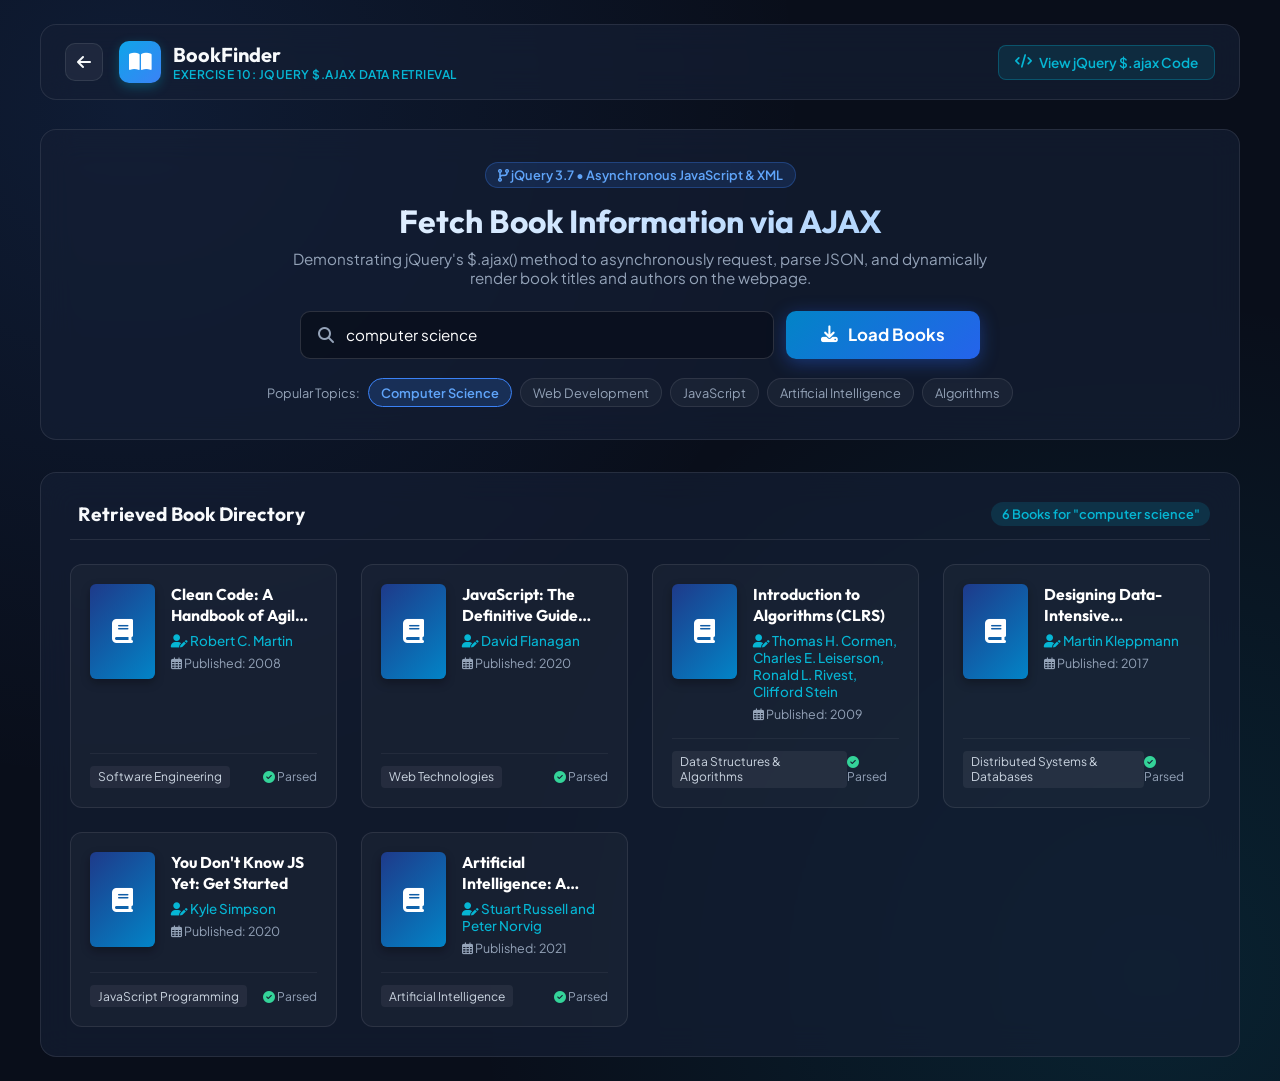
<file: lab-exercises/book-finder/index.html>
<!DOCTYPE html>
<html lang="en">
<head>
    <meta charset="UTF-8">
    <meta name="viewport" content="width=device-width, initial-scale=1.0">
    <title>Book Information Finder | jQuery & AJAX | MCA Lab 10</title>
    <!-- Font Awesome -->
    <link rel="stylesheet" href="https://cdnjs.cloudflare.com/ajax/libs/font-awesome/6.4.0/css/all.min.css">
    <!-- Custom CSS -->
    <link rel="stylesheet" href="style.css">
    <!-- jQuery 3.7.1 -->
    <script src="https://code.jquery.com/jquery-3.7.1.min.js"></script>
</head>
<body>

    <div class="page-container">
        <!-- Top Navigation -->
        <header class="top-header glass">
            <div class="header-left">
                <a href="../../index.html#lab-exercises" class="back-btn" title="Back to Portfolio">
                    <i class="fas fa-arrow-left"></i>
                </a>
                <div class="brand-info">
                    <div class="brand-icon">
                        <i class="fas fa-book-open"></i>
                    </div>
                    <div>
                        <h1 class="brand-title">BookFinder</h1>
                        <span class="brand-subtitle">Exercise 10: jQuery $.ajax Data Retrieval</span>
                    </div>
                </div>
            </div>

            <div>
                <button type="button" id="viewCodeModalBtn" class="btn-code">
                    <i class="fas fa-code"></i> View jQuery $.ajax Code
                </button>
            </div>
        </header>

        <!-- Main Hero & Controls -->
        <section class="control-hero glass">
            <span class="badge-tag"><i class="fas fa-code-branch"></i> jQuery 3.7 &bull; Asynchronous JavaScript & XML</span>
            <h2>Fetch Book Information via AJAX</h2>
            <p>
                Demonstrating jQuery's <code>$.ajax()</code> method to asynchronously request, parse JSON, and dynamically render book titles and authors on the webpage.
            </p>

            <!-- Book Search Option (Endpoint hidden from front-end) -->
            <form id="bookSearchForm" class="book-search-bar" onsubmit="event.preventDefault();">
                <div class="search-input-wrap">
                    <i class="fas fa-search"></i>
                    <input type="text" id="bookSearchInput" value="computer science" placeholder="Search books by title, author, or topic..." autocomplete="off">
                </div>
                <button type="button" id="loadBooksBtn" class="load-books-btn">
                    <i class="fas fa-download"></i> Load Books
                </button>
            </form>

            <!-- Quick Topic Pills (for Live API) -->
            <div class="genre-pills" id="genreContainer">
                <span style="font-size: 0.8rem; color: var(--text-muted); align-self: center;">Popular Topics:</span>
                <button type="button" class="genre-btn active" data-query="computer science">Computer Science</button>
                <button type="button" class="genre-btn" data-query="web development">Web Development</button>
                <button type="button" class="genre-btn" data-query="javascript">JavaScript</button>
                <button type="button" class="genre-btn" data-query="artificial intelligence">Artificial Intelligence</button>
                <button type="button" class="genre-btn" data-query="algorithms">Algorithms</button>
            </div>
        </section>

        <!-- Books Output Section -->
        <section class="results-section glass">
            <div class="results-header">
                <h3><i class="fas fa-books"></i> Retrieved Book Directory</h3>
                <span id="bookCountBadge" class="count-badge">Ready to Load</span>
            </div>

            <!-- Loading Spinner -->
            <div id="loaderBox" class="state-box hidden">
                <div class="spinner"></div>
                <h4>Executing jQuery $.ajax GET Request...</h4>
                <p>Retrieving JSON data from the specified endpoint.</p>
            </div>

            <!-- Initial / Empty State -->
            <div id="emptyBox" class="state-box">
                <i class="fas fa-book-reader" style="font-size: 2.8rem; color: rgba(255,255,255,0.15); margin-bottom: 0.8rem;"></i>
                <h3>No Books Loaded Yet</h3>
                <p>Click the <strong>"Load Books"</strong> button above to trigger the jQuery AJAX call and render the books.</p>
            </div>

            <!-- Dynamic Books Grid -->
            <div id="booksGrid" class="books-grid hidden">
                <!-- Book Cards injected by script.js -->
            </div>
        </section>
    </div>

    <!-- Modal for viewing jQuery Code -->
    <div id="codeModal" class="modal-overlay hidden">
        <div class="modal-content">
            <div class="modal-header">
                <h3><i class="fas fa-code"></i> jQuery $.ajax Implementation (Exercise 10)</h3>
                <button type="button" id="closeCodeModalBtn" class="close-btn">&times;</button>
            </div>
            <div class="modal-body">
                <h4>Lab Exercise Problem Statement Snippet:</h4>
                <pre class="code-box"><code>// When the "Load Books" button is clicked, an Ajax GET request is made
// using jQuery's $.ajax method to retrieve a list of books from
// a hypothetical API endpoint (https://api.example.com/books).
// The JSON response is then parsed, and a list of books
// (including titles and authors) is displayed on the webpage.

$("#loadBooksBtn").on("click", function() {
    $.ajax({
        url: "https://api.example.com/books", // Or actual API endpoint
        type: "GET",
        dataType: "json",
        beforeSend: function() {
            $("#loaderBox").show();
        },
        success: function(response) {
            $("#loaderBox").hide();
            // Parse JSON and render titles & authors
            response.forEach(function(book) {
                $("#booksList").append(
                    "&lt;li&gt;&lt;strong&gt;" + book.title + "&lt;/strong&gt; by " + book.author + "&lt;/li&gt;"
                );
            });
        },
        error: function(xhr, status, error) {
            $("#loaderBox").hide();
            alert("Error loading books: " + error);
        }
    });
});</code></pre>
            </div>
        </div>
    </div>

    <!-- Script -->
    <script src="script.js"></script>
</body>
</html>
</file>
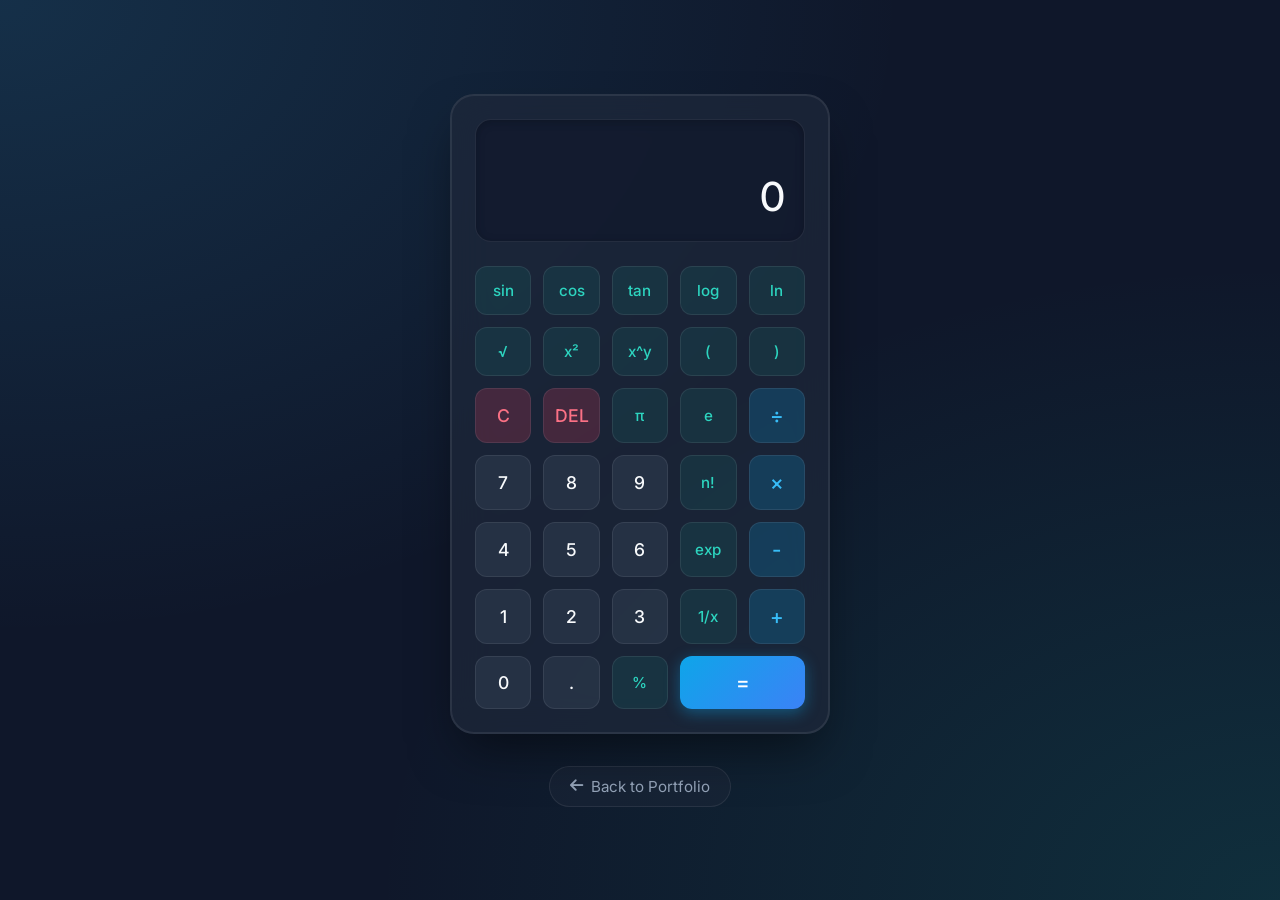
<file: lab-exercises/calculator/index.html>
<!DOCTYPE html>
<html lang="en">
<head>
    <meta charset="UTF-8">
    <meta name="viewport" content="width=device-width, initial-scale=1.0">
    <title>Scientific Calculator | MCA Lab Exercise</title>
    <link rel="stylesheet" href="style.css">
    <link rel="stylesheet" href="https://cdnjs.cloudflare.com/ajax/libs/font-awesome/6.4.0/css/all.min.css">
</head>
<body>
    <div class="calculator-container">
        <div class="calculator">
            <div class="display">
                <div class="history" id="history"></div>
                <div class="result" id="result">0</div>
            </div>
            
            <div class="buttons">
                <!-- Scientific Functions Row 1 -->
                <button class="btn fn" onclick="calculate('sin')">sin</button>
                <button class="btn fn" onclick="calculate('cos')">cos</button>
                <button class="btn fn" onclick="calculate('tan')">tan</button>
                <button class="btn fn" onclick="calculate('log')">log</button>
                <button class="btn fn" onclick="calculate('ln')">ln</button>

                <!-- Scientific Functions Row 2 -->
                <button class="btn fn" onclick="calculate('sqrt')">√</button>
                <button class="btn fn" onclick="calculate('square')">x²</button>
                <button class="btn fn" onclick="calculate('power')">x^y</button>
                <button class="btn fn" onclick="appendValue('(')">(</button>
                <button class="btn fn" onclick="appendValue(')')">)</button>
                
                <!-- Main Pad -->
                <button class="btn clear action" onclick="clearDisplay()">C</button>
                <button class="btn action" onclick="deleteLast()">DEL</button>
                <button class="btn fn" onclick="calculate('pi')">π</button>
                <button class="btn fn" onclick="calculate('e')">e</button>
                <button class="btn operator" onclick="appendValue('/')">÷</button>
                
                <button class="btn number" onclick="appendValue('7')">7</button>
                <button class="btn number" onclick="appendValue('8')">8</button>
                <button class="btn number" onclick="appendValue('9')">9</button>
                <button class="btn fn" onclick="calculate('fact')">n!</button>
                <button class="btn operator" onclick="appendValue('*')">×</button>
                
                <button class="btn number" onclick="appendValue('4')">4</button>
                <button class="btn number" onclick="appendValue('5')">5</button>
                <button class="btn number" onclick="appendValue('6')">6</button>
                <button class="btn fn" onclick="calculate('exp')">exp</button>
                <button class="btn operator" onclick="appendValue('-')">-</button>
                
                <button class="btn number" onclick="appendValue('1')">1</button>
                <button class="btn number" onclick="appendValue('2')">2</button>
                <button class="btn number" onclick="appendValue('3')">3</button>
                <button class="btn fn" onclick="calculate('inv')">1/x</button>
                <button class="btn operator" onclick="appendValue('+')">+</button>
                
                <button class="btn number" onclick="appendValue('0')">0</button>
                <button class="btn number" onclick="appendValue('.')">.</button>
                <button class="btn fn" onclick="calculate('percent')">%</button>
                <button class="btn equals operator" onclick="evaluateExpression()">=</button>
            </div>
        </div>
        <a href="../../index.html#lab-exercises" class="back-link"><i class="fas fa-arrow-left"></i> Back to Portfolio</a>
    </div>

    <script src="script.js"></script>
</body>
</html>
</file>
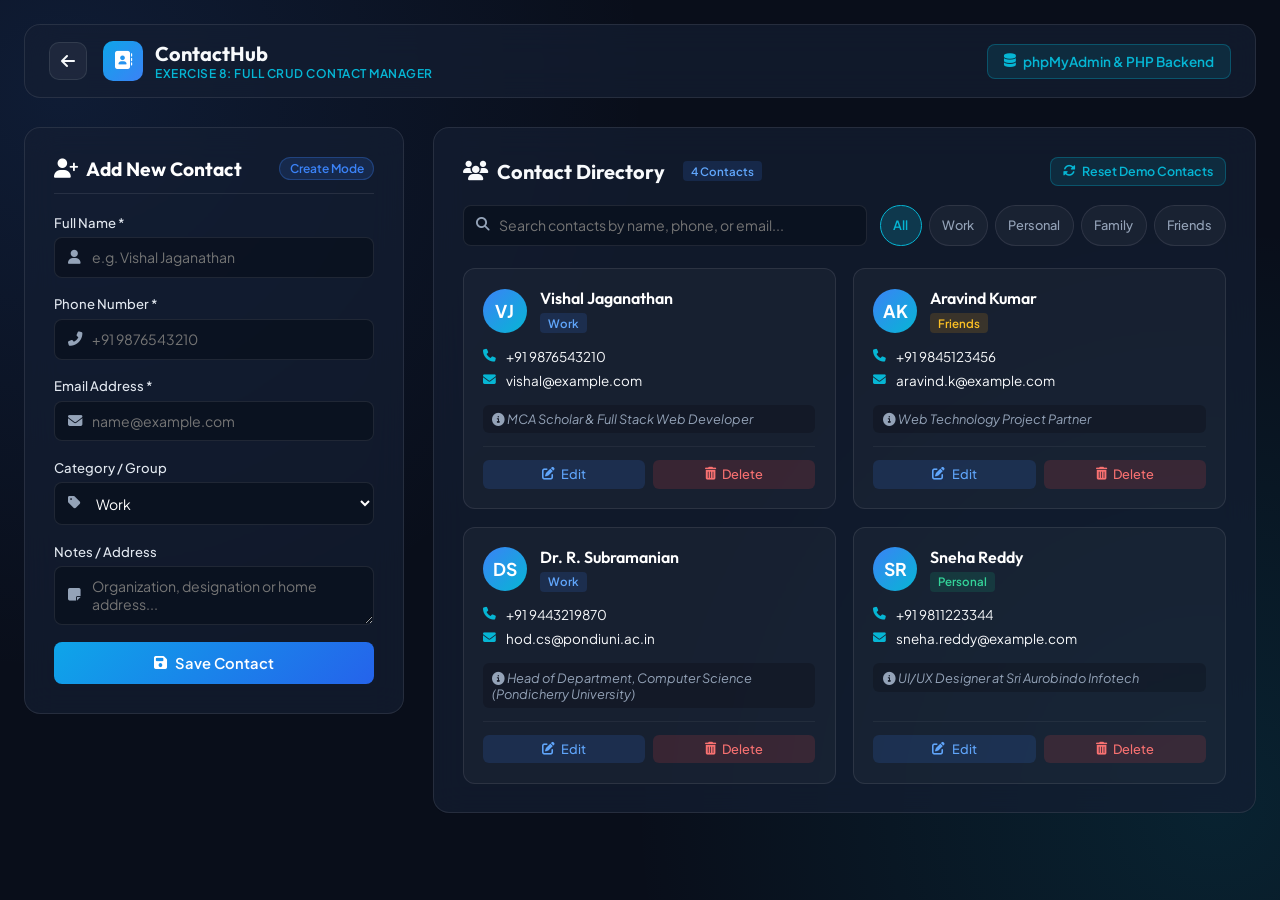
<file: lab-exercises/contact-management/index.html>
<!DOCTYPE html>
<html lang="en">
<head>
    <meta charset="UTF-8">
    <meta name="viewport" content="width=device-width, initial-scale=1.0">
    <title>Contact Management Application | MCA Lab Exercise 8</title>
    <!-- Font Awesome -->
    <link rel="stylesheet" href="https://cdnjs.cloudflare.com/ajax/libs/font-awesome/6.4.0/css/all.min.css">
    <!-- Custom CSS -->
    <link rel="stylesheet" href="style.css">
</head>
<body>

    <div class="page-container">
        <!-- Top Navigation -->
        <header class="top-header glass">
            <div class="header-left">
                <a href="../../index.html#lab-exercises" class="back-btn" title="Back to Portfolio">
                    <i class="fas fa-arrow-left"></i>
                </a>
                <div class="brand-info">
                    <div class="brand-icon">
                        <i class="fas fa-address-book"></i>
                    </div>
                    <div>
                        <h1 class="brand-title">ContactHub</h1>
                        <span class="brand-subtitle">Exercise 8: Full CRUD Contact Manager</span>
                    </div>
                </div>
            </div>

            <div class="header-actions">
                <button type="button" id="openCodeModalBtn" class="btn-code">
                    <i class="fas fa-database"></i> phpMyAdmin & PHP Backend
                </button>
            </div>
        </header>

        <!-- Main App Grid -->
        <div class="app-grid">
            <!-- Left: Add/Edit Form -->
            <section class="form-card glass">
                <div class="form-header">
                    <h2 id="formHeading"><i class="fas fa-user-plus"></i> Add New Contact</h2>
                    <span id="formModeBadge" class="mode-badge add">Create Mode</span>
                </div>

                <form id="contactForm">
                    <input type="hidden" id="contactId">

                    <div class="form-group">
                        <label for="contactName">Full Name *</label>
                        <div class="input-wrap">
                            <i class="fas fa-user"></i>
                            <input type="text" id="contactName" placeholder="e.g. Vishal Jaganathan" required>
                        </div>
                    </div>

                    <div class="form-group">
                        <label for="contactPhone">Phone Number *</label>
                        <div class="input-wrap">
                            <i class="fas fa-phone-alt"></i>
                            <input type="tel" id="contactPhone" placeholder="+91 9876543210" required>
                        </div>
                    </div>

                    <div class="form-group">
                        <label for="contactEmail">Email Address *</label>
                        <div class="input-wrap">
                            <i class="fas fa-envelope"></i>
                            <input type="email" id="contactEmail" placeholder="name@example.com" required>
                        </div>
                    </div>

                    <div class="form-group">
                        <label for="contactCategory">Category / Group</label>
                        <div class="input-wrap">
                            <i class="fas fa-tag"></i>
                            <select id="contactCategory">
                                <option value="Personal">Personal</option>
                                <option value="Work" selected>Work</option>
                                <option value="Family">Family</option>
                                <option value="Friends">Friends</option>
                                <option value="Other">Other</option>
                            </select>
                        </div>
                    </div>

                    <div class="form-group">
                        <label for="contactNotes">Notes / Address</label>
                        <div class="input-wrap">
                            <i class="fas fa-sticky-note"></i>
                            <textarea id="contactNotes" rows="2" placeholder="Organization, designation or home address..."></textarea>
                        </div>
                    </div>

                    <button type="submit" id="saveBtn" class="btn-submit">
                        <i class="fas fa-save"></i> <span id="saveBtnText">Save Contact</span>
                    </button>

                    <button type="button" id="cancelEditBtn" class="btn-cancel hidden">
                        <i class="fas fa-times"></i> Cancel Edit
                    </button>
                </form>
            </section>

            <!-- Right: Contact Directory & Search -->
            <section class="directory-card glass">
                <div class="dir-header">
                    <h2><i class="fas fa-users"></i> Contact Directory <span id="totalBadge" class="cat-badge cat-work" style="margin-left: 0.5rem;">0 Contacts</span></h2>
                    <button type="button" id="resetContactsBtn" class="btn-code" style="padding: 0.35rem 0.75rem; font-size: 0.78rem;">
                        <i class="fas fa-sync-alt"></i> Reset Demo Contacts
                    </button>
                </div>

                <!-- Search and Filters -->
                <div class="search-filter-bar">
                    <div class="search-box">
                        <i class="fas fa-search"></i>
                        <input type="text" id="contactSearch" placeholder="Search contacts by name, phone, or email...">
                    </div>
                    <div class="filter-pills">
                        <button class="pill-btn active" data-filter="all">All</button>
                        <button class="pill-btn" data-filter="Work">Work</button>
                        <button class="pill-btn" data-filter="Personal">Personal</button>
                        <button class="pill-btn" data-filter="Family">Family</button>
                        <button class="pill-btn" data-filter="Friends">Friends</button>
                    </div>
                </div>

                <!-- Contacts Grid Container -->
                <div id="contactsGrid" class="contacts-grid">
                    <!-- Dynamic Contact Cards injected by script.js -->
                </div>
            </section>
        </div>
    </div>

    <!-- Code Preview Modal for phpMyAdmin / PHP backend -->
    <div id="codeModal" class="modal-overlay hidden">
        <div class="modal-content">
            <div class="modal-header">
                <h3><i class="fas fa-code"></i> phpMyAdmin Database & PHP Backend Code</h3>
                <button type="button" id="closeCodeModalBtn" class="close-btn">&times;</button>
            </div>
            <div class="modal-body">
                <h4>1. phpMyAdmin SQL Table Creation (<code>contacts_db.sql</code>)</h4>
                <pre class="code-box"><code>CREATE DATABASE contacts_db;
USE contacts_db;

CREATE TABLE contacts (
    id INT AUTO_INCREMENT PRIMARY KEY,
    name VARCHAR(100) NOT NULL,
    phone VARCHAR(20) NOT NULL,
    email VARCHAR(100) NOT NULL,
    category ENUM('Work', 'Personal', 'Family', 'Friends', 'Other') DEFAULT 'Personal',
    notes TEXT,
    created_at TIMESTAMP DEFAULT CURRENT_TIMESTAMP
);</code></pre>

                <h4 style="margin-top: 1.2rem;">2. PHP REST API for CRUD (<code>api.php</code>)</h4>
                <pre class="code-box"><code>&lt;?php
$conn = new mysqli("localhost", "root", "", "contacts_db");
$method = $_SERVER['REQUEST_METHOD'];

if ($method === 'GET') {
    // VIEW CONTACTS
    $res = $conn->query("SELECT * FROM contacts ORDER BY id DESC");
    echo json_encode($res->fetch_all(MYSQLI_ASSOC));
} elseif ($method === 'POST') {
    // ADD CONTACT
    $stmt = $conn->prepare("INSERT INTO contacts (name, phone, email, category, notes) VALUES (?, ?, ?, ?, ?)");
    $stmt->bind_param("sssss", $_POST['name'], $_POST['phone'], $_POST['email'], $_POST['category'], $_POST['notes']);
    $stmt->execute();
} elseif ($method === 'PUT') {
    // EDIT CONTACT
    $data = json_decode(file_get_contents("php://input"), true);
    $stmt = $conn->prepare("UPDATE contacts SET name=?, phone=?, email=?, category=?, notes=? WHERE id=?");
    $stmt->bind_param("sssssi", $data['name'], $data['phone'], $data['email'], $data['category'], $data['notes'], $data['id']);
    $stmt->execute();
} elseif ($method === 'DELETE') {
    // DELETE CONTACT
    $stmt = $conn->prepare("DELETE FROM contacts WHERE id=?");
    $stmt->bind_param("i", $_GET['id']);
    $stmt->execute();
}
?&gt;</code></pre>
            </div>
        </div>
    </div>

    <!-- Toast Notification -->
    <div id="toast" class="toast hidden">
        <i class="fas fa-check-circle"></i>
        <span id="toastMsg">Operation successful!</span>
    </div>

    <script src="script.js"></script>
</body>
</html>
</file>
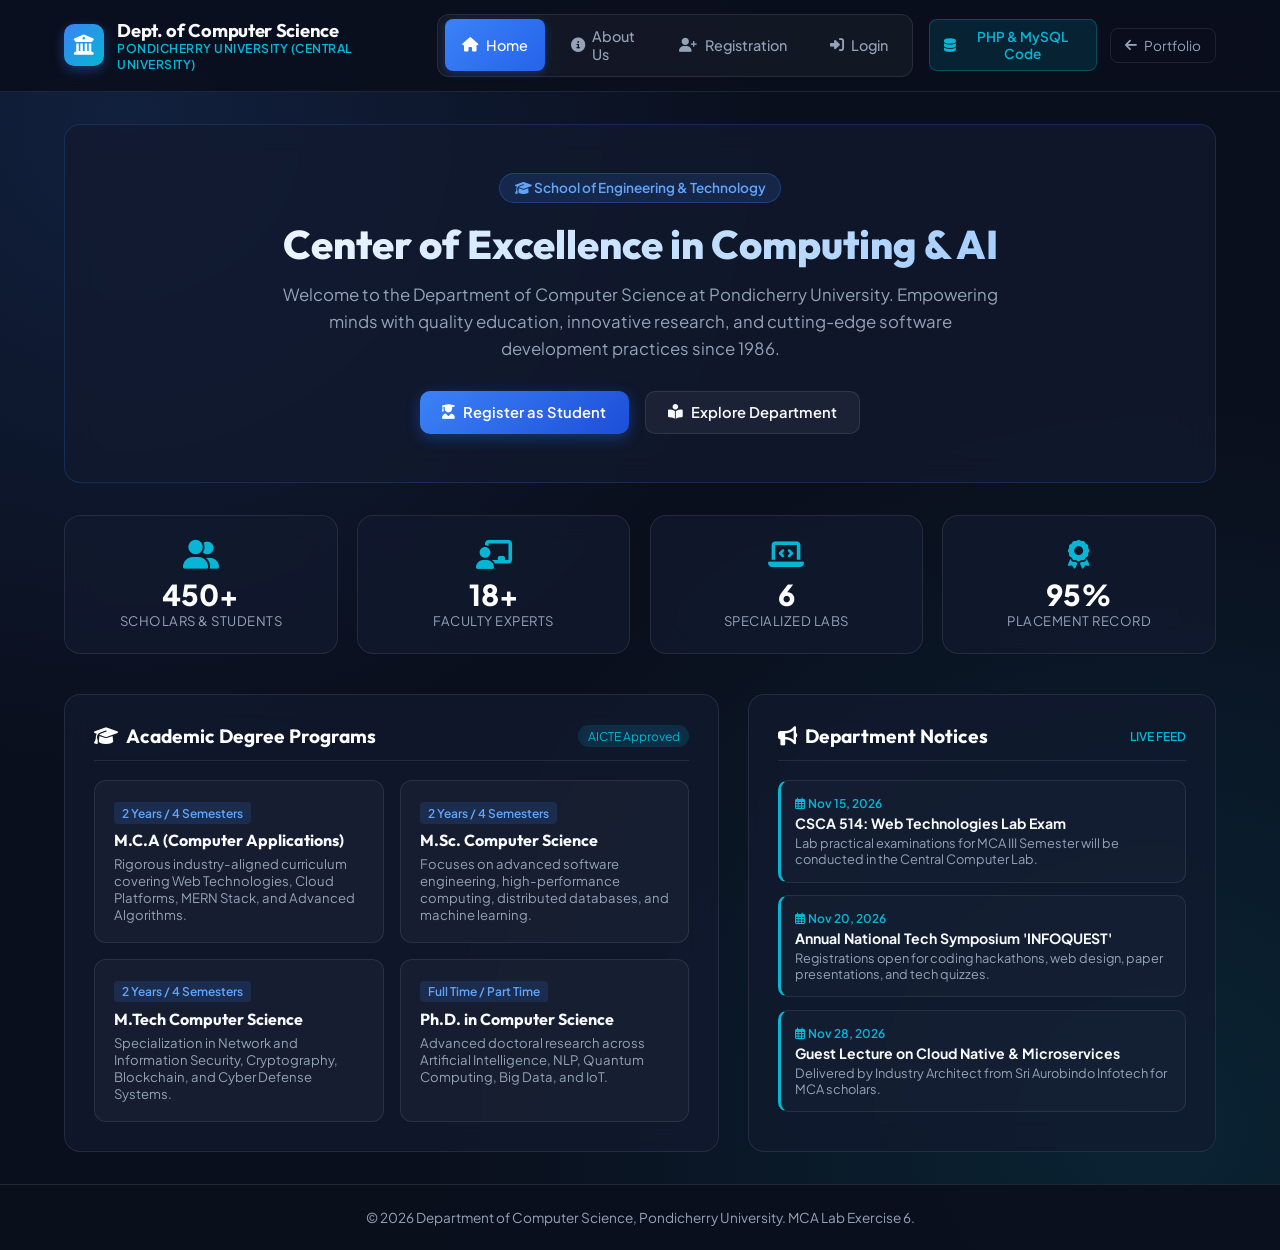
<file: lab-exercises/department-webpage/index.html>
<!DOCTYPE html>
<html lang="en">
<head>
    <meta charset="UTF-8">
    <meta name="viewport" content="width=device-width, initial-scale=1.0">
    <title>Department of Computer Science | Pondicherry University</title>
    <!-- Font Awesome -->
    <link rel="stylesheet" href="https://cdnjs.cloudflare.com/ajax/libs/font-awesome/6.4.0/css/all.min.css">
    <!-- Custom CSS -->
    <link rel="stylesheet" href="style.css">
</head>
<body>

    <!-- Top Navigation Header -->
    <header class="header-nav">
        <div class="nav-container">
            <a href="#" class="brand-wrapper" onclick="switchTab('home')">
                <div class="brand-icon">
                    <i class="fas fa-university"></i>
                </div>
                <div class="brand-text">
                    <h1>Dept. of Computer Science</h1>
                    <span>Pondicherry University (Central University)</span>
                </div>
            </a>

            <!-- 4 Required Navigation Tabs -->
            <ul class="nav-menu">
                <li class="nav-item active" data-tab="home" onclick="switchTab('home')">
                    <i class="fas fa-home"></i> Home
                </li>
                <li class="nav-item" data-tab="about" onclick="switchTab('about')">
                    <i class="fas fa-info-circle"></i> About Us
                </li>
                <li class="nav-item" data-tab="register" onclick="switchTab('register')">
                    <i class="fas fa-user-plus"></i> Registration
                </li>
                <li class="nav-item" data-tab="login" onclick="switchTab('login')">
                    <i class="fas fa-sign-in-alt"></i> Login
                </li>
            </ul>

            <div class="nav-actions">
                <button type="button" id="openCodeBtn" class="code-btn">
                    <i class="fas fa-database"></i> PHP & MySQL Code
                </button>
                <a href="../../index.html#lab-exercises" class="portfolio-back-btn">
                    <i class="fas fa-arrow-left"></i> Portfolio
                </a>
            </div>
        </div>
    </header>

    <!-- Main Dynamic Content Views -->
    <main class="main-wrapper">

        <!-- ================= VIEW 1: HOME PAGE ================= -->
        <section id="tab-home" class="tab-pane active">
            <!-- Hero Banner -->
            <div class="dept-hero glass">
                <span class="badge"><i class="fas fa-graduation-cap"></i> School of Engineering & Technology</span>
                <h2>Center of Excellence in Computing & AI</h2>
                <p>Welcome to the Department of Computer Science at Pondicherry University. Empowering minds with quality education, innovative research, and cutting-edge software development practices since 1986.</p>
                <div class="hero-cta">
                    <button class="btn btn-primary" onclick="switchTab('register')">
                        <i class="fas fa-user-graduate"></i> Register as Student
                    </button>
                    <button class="btn btn-outline" onclick="switchTab('about')">
                        <i class="fas fa-book-reader"></i> Explore Department
                    </button>
                </div>
            </div>

            <!-- Stats Bar -->
            <div class="stats-strip">
                <div class="stat-box glass">
                    <i class="fas fa-user-friends stat-icon"></i>
                    <div class="stat-num">450+</div>
                    <div class="stat-label">Scholars & Students</div>
                </div>
                <div class="stat-box glass">
                    <i class="fas fa-chalkboard-teacher stat-icon"></i>
                    <div class="stat-num">18+</div>
                    <div class="stat-label">Faculty Experts</div>
                </div>
                <div class="stat-box glass">
                    <i class="fas fa-laptop-code stat-icon"></i>
                    <div class="stat-num">6</div>
                    <div class="stat-label">Specialized Labs</div>
                </div>
                <div class="stat-box glass">
                    <i class="fas fa-award stat-icon"></i>
                    <div class="stat-num">95%</div>
                    <div class="stat-label">Placement Record</div>
                </div>
            </div>

            <!-- Content Split: Programs Offered & Notice Board -->
            <div class="home-split">
                <!-- Academic Programs -->
                <div class="glass" style="padding: 1.8rem;">
                    <div class="panel-header">
                        <h3><i class="fas fa-graduation-cap"></i> Academic Degree Programs</h3>
                        <span class="badge" style="background: rgba(6,182,212,0.15); color: var(--accent); padding: 0.2rem 0.6rem; border-radius: 9999px; font-size: 0.75rem;">AICTE Approved</span>
                    </div>
                    <div class="courses-grid">
                        <div class="course-card">
                            <span class="course-badge">2 Years / 4 Semesters</span>
                            <h4>M.C.A (Computer Applications)</h4>
                            <p>Rigorous industry-aligned curriculum covering Web Technologies, Cloud Platforms, MERN Stack, and Advanced Algorithms.</p>
                        </div>
                        <div class="course-card">
                            <span class="course-badge">2 Years / 4 Semesters</span>
                            <h4>M.Sc. Computer Science</h4>
                            <p>Focuses on advanced software engineering, high-performance computing, distributed databases, and machine learning.</p>
                        </div>
                        <div class="course-card">
                            <span class="course-badge">2 Years / 4 Semesters</span>
                            <h4>M.Tech Computer Science</h4>
                            <p>Specialization in Network and Information Security, Cryptography, Blockchain, and Cyber Defense Systems.</p>
                        </div>
                        <div class="course-card">
                            <span class="course-badge">Full Time / Part Time</span>
                            <h4>Ph.D. in Computer Science</h4>
                            <p>Advanced doctoral research across Artificial Intelligence, NLP, Quantum Computing, Big Data, and IoT.</p>
                        </div>
                    </div>
                </div>

                <!-- Announcements & Notices -->
                <div class="glass" style="padding: 1.8rem;">
                    <div class="panel-header">
                        <h3><i class="fas fa-bullhorn"></i> Department Notices</h3>
                        <span style="font-size: 0.75rem; color: var(--accent); font-weight: 600;">LIVE FEED</span>
                    </div>
                    <ul class="notice-list">
                        <li class="notice-item">
                            <span class="date"><i class="far fa-calendar-alt"></i> Nov 15, 2026</span>
                            <h5>CSCA 514: Web Technologies Lab Exam</h5>
                            <p>Lab practical examinations for MCA III Semester will be conducted in the Central Computer Lab.</p>
                        </li>
                        <li class="notice-item">
                            <span class="date"><i class="far fa-calendar-alt"></i> Nov 20, 2026</span>
                            <h5>Annual National Tech Symposium 'INFOQUEST'</h5>
                            <p>Registrations open for coding hackathons, web design, paper presentations, and tech quizzes.</p>
                        </li>
                        <li class="notice-item">
                            <span class="date"><i class="far fa-calendar-alt"></i> Nov 28, 2026</span>
                            <h5>Guest Lecture on Cloud Native & Microservices</h5>
                            <p>Delivered by Industry Architect from Sri Aurobindo Infotech for MCA scholars.</p>
                        </li>
                    </ul>
                </div>
            </div>
        </section>

        <!-- ================= VIEW 2: ABOUT US ================= -->
        <section id="tab-about" class="tab-pane">
            <div class="about-grid">
                <!-- Vision & Mission -->
                <div class="about-card glass">
                    <h3><i class="fas fa-eye"></i> Department Vision</h3>
                    <p>
                        To be a premier center of excellence in computer science education, innovation, and research, producing globally competent software professionals and researchers imbued with ethical values and social responsibility.
                    </p>
                    <h3 style="margin-top: 1.5rem;"><i class="fas fa-rocket"></i> Department Mission</h3>
                    <p>
                        • Provide state-of-the-art educational infrastructure and industry-focused computing curricula.<br>
                        • Foster interdisciplinary research and collaboration with global tech enterprises.<br>
                        • Nurture leadership skills, entrepreneurial mindset, and innovative problem-solving among students.
                    </p>
                </div>

                <!-- Infrastructure -->
                <div class="about-card glass">
                    <h3><i class="fas fa-network-wired"></i> Department Infrastructure</h3>
                    <p>
                        The department is equipped with modern, air-conditioned laboratories connected through high-speed gigabit fiber backbone:
                    </p>
                    <ul class="facility-list">
                        <li><i class="fas fa-check-circle"></i> <strong>Web Technologies & Full-Stack Lab:</strong> 60 high-performance workstations for modern web development.</li>
                        <li><i class="fas fa-check-circle"></i> <strong>AI & High Performance Cluster:</strong> NVIDIA GPU workstations for deep learning & NLP.</li>
                        <li><i class="fas fa-check-circle"></i> <strong>Database & Cloud Computing Lab:</strong> Dedicated servers hosting MySQL, MongoDB, and virtualization clusters.</li>
                        <li><i class="fas fa-check-circle"></i> <strong>Smart Multimedia Classrooms:</strong> Interactive boards and high-definition video conferencing facilities.</li>
                    </ul>
                </div>
            </div>

            <!-- Faculty Directory -->
            <div class="faculty-section glass">
                <div class="panel-header">
                    <h3><i class="fas fa-users-cog"></i> Faculty & Research Leadership</h3>
                </div>
                <div class="faculty-grid">
                    <div class="faculty-card">
                        <div class="faculty-avatar"><i class="fas fa-user-tie"></i></div>
                        <h4>Dr. R. Subramanian</h4>
                        <div class="role">Professor & Head of Department</div>
                        <div class="spec">Cloud Computing, Distributed Systems & Big Data</div>
                    </div>
                    <div class="faculty-card">
                        <div class="faculty-avatar"><i class="fas fa-user-tie"></i></div>
                        <h4>Dr. K. Suresh Joseph</h4>
                        <div class="role">Professor</div>
                        <div class="spec">Artificial Intelligence, Knowledge Engineering & Web Systems</div>
                    </div>
                    <div class="faculty-card">
                        <div class="faculty-avatar"><i class="fas fa-user-tie"></i></div>
                        <h4>Dr. S. Siva Sathya</h4>
                        <div class="role">Professor</div>
                        <div class="spec">Evolutionary Computing, Bio-inspired Algorithms & Security</div>
                    </div>
                    <div class="faculty-card">
                        <div class="faculty-avatar"><i class="fas fa-user-tie"></i></div>
                        <h4>Dr. P. Shanthi Bala</h4>
                        <div class="role">Associate Professor</div>
                        <div class="spec">IoT Architecture, Wireless Networks & Web Engineering</div>
                    </div>
                </div>
            </div>
        </section>

        <!-- ================= VIEW 3: REGISTRATION FORM ================= -->
        <section id="tab-register" class="tab-pane">
            <div class="auth-wrapper glass">
                <div class="auth-header">
                    <span class="badge" style="background: rgba(59,130,246,0.15); color: var(--primary-light); padding: 0.25rem 0.75rem; border-radius: 9999px; font-size: 0.8rem; font-weight: 600;">
                        Student Portal
                    </span>
                    <h2>Department Registration</h2>
                    <p>Create your department student account to access academic records.</p>
                </div>

                <div id="registerAlert" class="alert-box hidden"></div>

                <form id="studentRegisterForm">
                    <div class="form-group">
                        <label for="regFullName">Full Name *</label>
                        <div class="input-box">
                            <i class="fas fa-user"></i>
                            <input type="text" id="regFullName" placeholder="e.g. Vishal Jaganathan" required>
                        </div>
                    </div>

                    <div class="form-row">
                        <div class="form-group">
                            <label for="regStudentId">Register Number / Roll No *</label>
                            <div class="input-box">
                                <i class="fas fa-id-card"></i>
                                <input type="text" id="regStudentId" placeholder="e.g. 24MCA001" required>
                            </div>
                        </div>

                        <div class="form-group">
                            <label for="regEmail">University Email *</label>
                            <div class="input-box">
                                <i class="fas fa-envelope"></i>
                                <input type="email" id="regEmail" placeholder="student@pondiuni.ac.in" required>
                            </div>
                        </div>
                    </div>

                    <div class="form-row">
                        <div class="form-group">
                            <label for="regProgram">Program / Degree *</label>
                            <div class="input-box">
                                <i class="fas fa-graduation-cap"></i>
                                <select id="regProgram" required>
                                    <option value="MCA" selected>M.C.A (Master of Computer Applications)</option>
                                    <option value="M.Sc. CS">M.Sc. Computer Science</option>
                                    <option value="M.Tech">M.Tech Network & Security</option>
                                    <option value="Ph.D.">Ph.D. Computer Science</option>
                                </select>
                            </div>
                        </div>

                        <div class="form-group">
                            <label for="regSemester">Current Semester *</label>
                            <div class="input-box">
                                <i class="fas fa-clock"></i>
                                <select id="regSemester" required>
                                    <option value="Semester I">Semester I</option>
                                    <option value="Semester II">Semester II</option>
                                    <option value="Semester III" selected>Semester III</option>
                                    <option value="Semester IV">Semester IV</option>
                                </select>
                            </div>
                        </div>
                    </div>

                    <div class="form-row">
                        <div class="form-group">
                            <label for="regPassword">Password *</label>
                            <div class="input-box">
                                <i class="fas fa-lock"></i>
                                <input type="password" id="regPassword" placeholder="Minimum 6 characters" minlength="6" required>
                            </div>
                        </div>

                        <div class="form-group">
                            <label for="regConfirmPassword">Confirm Password *</label>
                            <div class="input-box">
                                <i class="fas fa-check-double"></i>
                                <input type="password" id="regConfirmPassword" placeholder="Re-enter password" required>
                            </div>
                        </div>
                    </div>

                    <button type="submit" class="btn btn-primary" style="width: 100%; justify-content: center; margin-top: 0.5rem;">
                        <i class="fas fa-user-plus"></i> Submit Registration
                    </button>
                </form>

                <div class="auth-footer">
                    Already registered? <a href="#" onclick="switchTab('login')">Click here to Login</a>
                </div>
            </div>
        </section>

        <!-- ================= VIEW 4: LOGIN & DASHBOARD ================= -->
        <section id="tab-login" class="tab-pane">
            <!-- Unauthenticated State: Login Box -->
            <div id="loginSection" class="auth-wrapper glass">
                <div class="auth-header">
                    <span class="badge" style="background: rgba(6,182,212,0.15); color: var(--accent); padding: 0.25rem 0.75rem; border-radius: 9999px; font-size: 0.8rem; font-weight: 600;">
                        Secure Authentication
                    </span>
                    <h2>Department Student Login</h2>
                    <p>Enter your Register Number or Email to access your academic dashboard.</p>
                </div>

                <!-- One click test credentials -->
                <div class="demo-pill">
                    <div>
                        <span>Quick Demo: </span>
                        <code>24MCA001</code> / <code>password123</code>
                    </div>
                    <button type="button" class="btn-fill-demo" onclick="fillDemoCredentials()">Auto Fill</button>
                </div>

                <div id="loginAlert" class="alert-box hidden"></div>

                <form id="studentLoginForm">
                    <div class="form-group">
                        <label for="loginIdentifier">Register Number or University Email *</label>
                        <div class="input-box">
                            <i class="fas fa-id-badge"></i>
                            <input type="text" id="loginIdentifier" placeholder="e.g. 24MCA001 or vishal@pondiuni.ac.in" required>
                        </div>
                    </div>

                    <div class="form-group">
                        <label for="loginPassword">Password *</label>
                        <div class="input-box">
                            <i class="fas fa-key"></i>
                            <input type="password" id="loginPassword" placeholder="Your password" required>
                        </div>
                    </div>

                    <button type="submit" class="btn btn-primary" style="width: 100%; justify-content: center; margin-top: 0.5rem;">
                        <i class="fas fa-sign-in-alt"></i> Authenticate & Login
                    </button>
                </form>

                <div class="auth-footer">
                    New to the Department? <a href="#" onclick="switchTab('register')">Register Student Account</a>
                </div>
            </div>

            <!-- Authenticated State: Student Portal Dashboard -->
            <div id="dashboardSection" class="portal-card glass hidden">
                <div class="portal-top">
                    <div class="user-badge">
                        <div class="avatar"><i class="fas fa-user-graduate"></i></div>
                        <div>
                            <h3 id="dashName">Student Name</h3>
                            <span id="dashRegNo">24MCA001 &bull; MCA Semester III</span>
                        </div>
                    </div>
                    <button type="button" class="btn btn-outline" onclick="logoutStudent()">
                        <i class="fas fa-sign-out-alt"></i> Logout
                    </button>
                </div>

                <div class="portal-grid">
                    <div class="portal-item">
                        <h4>Program</h4>
                        <div class="val" id="dashProgram">MCA</div>
                    </div>
                    <div class="portal-item">
                        <h4>Department Lab Subject</h4>
                        <div class="val">CSCA 514 (Web Tech Lab)</div>
                    </div>
                    <div class="portal-item">
                        <h4>Overall Attendance</h4>
                        <div class="val" style="color: #34d399;">94.2%</div>
                    </div>
                </div>

                <!-- Enrolled Lab Exercises Table -->
                <div class="glass" style="padding: 1.5rem; background: rgba(15,23,42,0.4);">
                    <div class="panel-header">
                        <h3><i class="fas fa-laptop-code"></i> CSCA 514: Internet & Web Technologies Lab Status</h3>
                        <span style="font-size: 0.8rem; color: #34d399; font-weight: 600;">ACTIVE RECORD</span>
                    </div>
                    <table style="width: 100%; border-collapse: collapse; font-size: 0.88rem;">
                        <thead>
                            <tr style="border-bottom: 1px solid var(--border-glass); text-align: left; color: var(--text-muted);">
                                <th style="padding: 0.6rem;">Ex #</th>
                                <th style="padding: 0.6rem;">Exercise Name</th>
                                <th style="padding: 0.6rem;">Technology</th>
                                <th style="padding: 0.6rem;">Status</th>
                            </tr>
                        </thead>
                        <tbody>
                            <tr style="border-bottom: 1px solid rgba(255,255,255,0.05);">
                                <td style="padding: 0.6rem;">Ex 1</td>
                                <td style="padding: 0.6rem;">Resume Static Webpage</td>
                                <td style="padding: 0.6rem;">HTML5</td>
                                <td style="padding: 0.6rem; color: #34d399;"><i class="fas fa-check-circle"></i> Completed</td>
                            </tr>
                            <tr style="border-bottom: 1px solid rgba(255,255,255,0.05);">
                                <td style="padding: 0.6rem;">Ex 2</td>
                                <td style="padding: 0.6rem;">Online Shopping Webpage</td>
                                <td style="padding: 0.6rem;">HTML & CSS</td>
                                <td style="padding: 0.6rem; color: #34d399;"><i class="fas fa-check-circle"></i> Completed</td>
                            </tr>
                            <tr style="border-bottom: 1px solid rgba(255,255,255,0.05);">
                                <td style="padding: 0.6rem;">Ex 5</td>
                                <td style="padding: 0.6rem;">Employee Details in phpMyAdmin</td>
                                <td style="padding: 0.6rem;">PHP & MySQL</td>
                                <td style="padding: 0.6rem; color: #34d399;"><i class="fas fa-check-circle"></i> Completed</td>
                            </tr>
                            <tr style="border-bottom: 1px solid rgba(255,255,255,0.05);">
                                <td style="padding: 0.6rem;">Ex 6</td>
                                <td style="padding: 0.6rem;">Dynamic Department Webpage</td>
                                <td style="padding: 0.6rem;">PHP, MySQL, JS</td>
                                <td style="padding: 0.6rem; color: #34d399;"><i class="fas fa-check-circle"></i> Active Verified</td>
                            </tr>
                        </tbody>
                    </table>
                </div>
            </div>
        </section>

    </main>

    <!-- Modal for viewing SQL and PHP code -->
    <div id="codeModal" class="modal-overlay hidden">
        <div class="modal-content">
            <div class="modal-header">
                <h3><i class="fas fa-code"></i> Department Webpage Backend Code (PHP & phpMyAdmin)</h3>
                <button type="button" id="closeCodeBtn" class="close-btn">&times;</button>
            </div>
            <div class="modal-body">
                <h4>1. phpMyAdmin Database Schema (<code>department_db.sql</code>)</h4>
                <pre class="code-box"><code>CREATE DATABASE department_db;
USE department_db;

CREATE TABLE students (
    id INT AUTO_INCREMENT PRIMARY KEY,
    reg_no VARCHAR(50) NOT NULL UNIQUE,
    full_name VARCHAR(100) NOT NULL,
    email VARCHAR(100) NOT NULL UNIQUE,
    program VARCHAR(50) NOT NULL,
    semester VARCHAR(20) NOT NULL,
    password_hash VARCHAR(255) NOT NULL,
    registered_at TIMESTAMP DEFAULT CURRENT_TIMESTAMP
);</code></pre>

                <h4 style="margin-top: 1.2rem;">2. PHP Registration Handler (<code>register.php</code>)</h4>
                <pre class="code-box"><code>&lt;?php
require_once "db.php";
$regNo    = $_POST['reg_no'];
$fullName = $_POST['full_name'];
$email    = $_POST['email'];
$program  = $_POST['program'];
$semester = $_POST['semester'];
$password = password_hash($_POST['password'], PASSWORD_DEFAULT);

$stmt = $conn->prepare("INSERT INTO students (reg_no, full_name, email, program, semester, password_hash) VALUES (?, ?, ?, ?, ?, ?)");
$stmt->bind_param("ssssss", $regNo, $fullName, $email, $program, $semester, $password);
$stmt->execute();
echo json_encode(["status" => "success", "message" => "Registration saved to phpMyAdmin!"]);
?&gt;</code></pre>

                <h4 style="margin-top: 1.2rem;">3. PHP Login Handler (<code>login.php</code>)</h4>
                <pre class="code-box"><code>&lt;?php
session_start();
require_once "db.php";
$identifier = $_POST['identifier'];
$password   = $_POST['password'];

$stmt = $conn->prepare("SELECT * FROM students WHERE reg_no = ? OR email = ?");
$stmt->bind_param("ss", $identifier, $identifier);
$stmt->execute();
$user = $stmt->get_result()->fetch_assoc();

if ($user && password_verify($password, $user['password_hash'])) {
    $_SESSION['user'] = $user;
    echo json_encode(["status" => "success", "user" => $user]);
} else {
    echo json_encode(["status" => "error", "message" => "Invalid credentials!"]);
}
?&gt;</code></pre>
            </div>
        </div>
    </div>

    <!-- Footer -->
    <footer>
        <p>&copy; 2026 Department of Computer Science, Pondicherry University. MCA Lab Exercise 6.</p>
    </footer>

    <!-- Script -->
    <script src="script.js"></script>
</body>
</html>
</file>
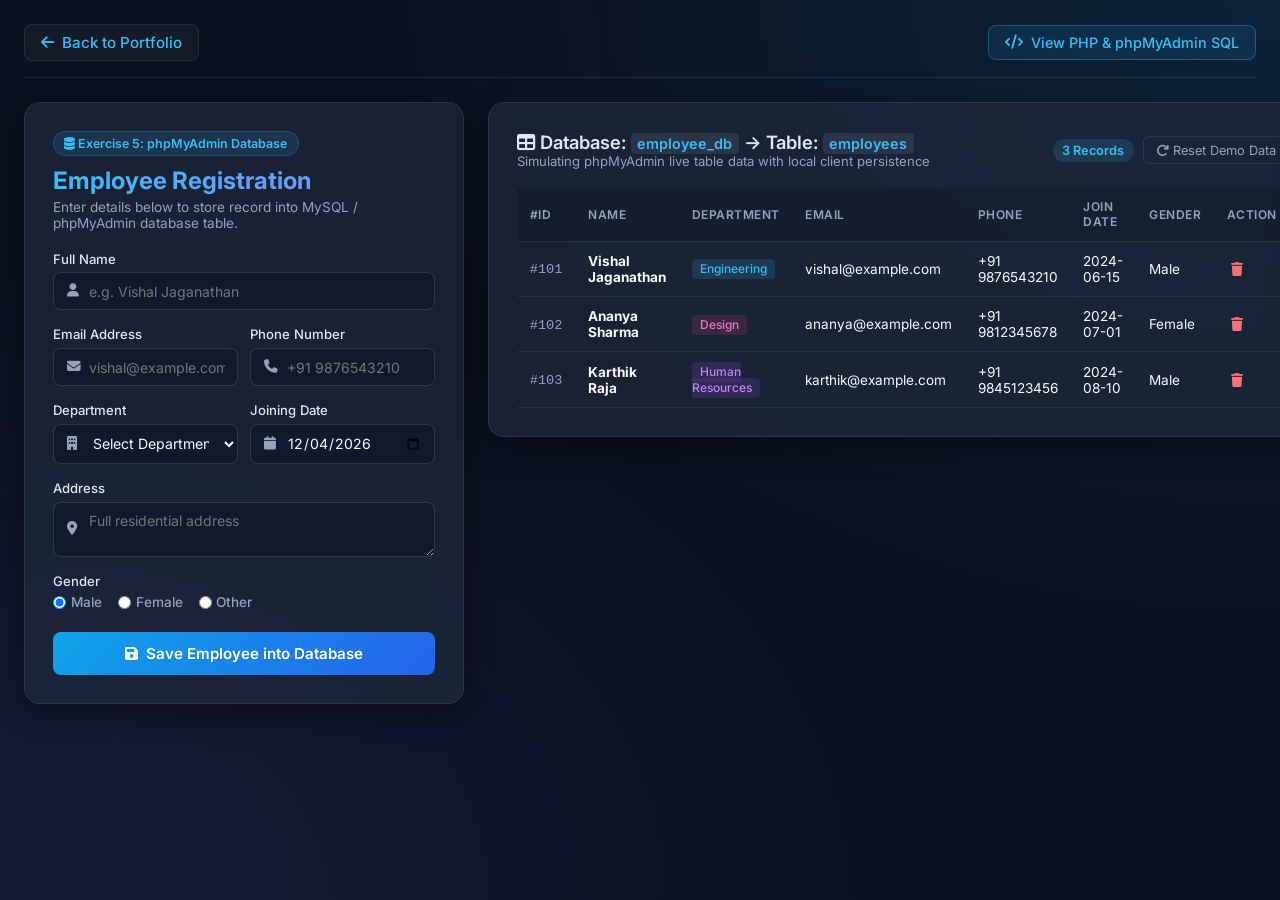
<file: lab-exercises/employee-form/index.html>
<!DOCTYPE html>
<html lang="en">
<head>
    <meta charset="UTF-8">
    <meta name="viewport" content="width=device-width, initial-scale=1.0">
    <title>Employee Management & phpMyAdmin Database | MCA Lab</title>
    <link rel="stylesheet" href="style.css">
    <link rel="stylesheet" href="https://cdnjs.cloudflare.com/ajax/libs/font-awesome/6.4.0/css/all.min.css">
</head>
<body>
    <div class="page-wrapper">
        <!-- Top Navigation -->
        <header class="topbar">
            <a href="../../index.html#lab-exercises" class="back-link">
                <i class="fas fa-arrow-left"></i> Back to Portfolio
            </a>
            <div class="top-actions">
                <button type="button" id="viewCodeBtn" class="code-toggle-btn">
                    <i class="fas fa-code"></i> View PHP & phpMyAdmin SQL
                </button>
            </div>
        </header>

        <div class="content-grid">
            <!-- Form Card -->
            <div class="form-box">
                <div class="form-header">
                    <div class="badge-pill"><i class="fas fa-database"></i> Exercise 5: phpMyAdmin Database</div>
                    <h2>Employee Registration</h2>
                    <p>Enter details below to store record into MySQL / phpMyAdmin database table.</p>
                </div>
                
                <form id="employeeForm">
                    <div class="form-group">
                        <label for="fullName">Full Name</label>
                        <div class="input-wrapper">
                            <i class="fas fa-user"></i>
                            <input type="text" id="fullName" name="fullName" placeholder="e.g. Vishal Jaganathan" required>
                        </div>
                    </div>

                    <div class="form-row">
                        <div class="form-group half">
                            <label for="email">Email Address</label>
                            <div class="input-wrapper">
                                <i class="fas fa-envelope"></i>
                                <input type="email" id="email" name="email" placeholder="vishal@example.com" required>
                            </div>
                        </div>
                        
                        <div class="form-group half">
                            <label for="phone">Phone Number</label>
                            <div class="input-wrapper">
                                <i class="fas fa-phone"></i>
                                <input type="tel" id="phone" name="phone" placeholder="+91 9876543210" required>
                            </div>
                        </div>
                    </div>

                    <div class="form-row">
                        <div class="form-group half">
                            <label for="department">Department</label>
                            <div class="input-wrapper">
                                <i class="fas fa-building"></i>
                                <select id="department" name="department" required>
                                    <option value="" disabled selected>Select Department</option>
                                    <option value="Engineering">Engineering</option>
                                    <option value="Design">Design</option>
                                    <option value="Human Resources">Human Resources</option>
                                    <option value="Marketing">Marketing</option>
                                    <option value="Sales">Sales</option>
                                </select>
                            </div>
                        </div>

                        <div class="form-group half">
                            <label for="joinDate">Joining Date</label>
                            <div class="input-wrapper">
                                <i class="fas fa-calendar"></i>
                                <input type="date" id="joinDate" name="joinDate" required>
                            </div>
                        </div>
                    </div>

                    <div class="form-group">
                        <label for="address">Address</label>
                        <div class="input-wrapper textarea-wrapper">
                            <i class="fas fa-map-marker-alt"></i>
                            <textarea id="address" name="address" rows="2" placeholder="Full residential address" required></textarea>
                        </div>
                    </div>
                    
                    <div class="form-group">
                        <label>Gender</label>
                        <div class="radio-group">
                            <label class="radio-label">
                                <input type="radio" name="gender" value="Male" required checked> Male
                            </label>
                            <label class="radio-label">
                                <input type="radio" name="gender" value="Female" required> Female
                            </label>
                            <label class="radio-label">
                                <input type="radio" name="gender" value="Other" required> Other
                            </label>
                        </div>
                    </div>

                    <button type="submit" class="submit-btn">
                        <i class="fas fa-save"></i> Save Employee into Database
                    </button>
                </form>

                <div id="toastMessage" class="toast-message hidden">
                    <i class="fas fa-check-circle"></i>
                    <span>Employee saved into database table successfully!</span>
                </div>
            </div>

            <!-- Stored Database Records View -->
            <div class="table-box">
                <div class="table-header">
                    <div>
                        <h3><i class="fas fa-table"></i> Database: <code>employee_db</code> &rarr; Table: <code>employees</code></h3>
                        <p class="subtext">Simulating phpMyAdmin live table data with local client persistence</p>
                    </div>
                    <div class="table-actions">
                        <span class="badge" id="recordCount">0 Records</span>
                        <button type="button" id="resetDataBtn" class="btn-sm btn-outline" title="Reset sample records">
                            <i class="fas fa-redo"></i> Reset Demo Data
                        </button>
                    </div>
                </div>

                <div class="table-responsive">
                    <table class="data-table">
                        <thead>
                            <tr>
                                <th>#ID</th>
                                <th>Name</th>
                                <th>Department</th>
                                <th>Email</th>
                                <th>Phone</th>
                                <th>Join Date</th>
                                <th>Gender</th>
                                <th>Action</th>
                            </tr>
                        </thead>
                        <tbody id="employeeTableBody">
                            <!-- Injected by script.js -->
                        </tbody>
                    </table>
                </div>
            </div>
        </div>
    </div>

    <!-- Modal for viewing SQL and PHP code -->
    <div id="codeModal" class="modal-overlay hidden">
        <div class="modal-content">
            <div class="modal-header">
                <h3><i class="fas fa-code"></i> phpMyAdmin Database Setup & PHP Script</h3>
                <button type="button" id="closeModalBtn" class="close-btn">&times;</button>
            </div>
            <div class="modal-body">
                <h4>1. phpMyAdmin SQL Table Creation (<code>employee_db.sql</code>)</h4>
                <pre class="code-snippet"><code>CREATE DATABASE employee_db;
USE employee_db;

CREATE TABLE employees (
    id INT AUTO_INCREMENT PRIMARY KEY,
    full_name VARCHAR(100) NOT NULL,
    email VARCHAR(100) NOT NULL UNIQUE,
    phone VARCHAR(20) NOT NULL,
    department VARCHAR(50) NOT NULL,
    join_date DATE NOT NULL,
    address TEXT NOT NULL,
    gender ENUM('Male', 'Female', 'Other') NOT NULL,
    created_at TIMESTAMP DEFAULT CURRENT_TIMESTAMP
);</code></pre>

                <h4 style="margin-top: 1.5rem;">2. PHP Backend Connection & Insert Script (<code>insert_employee.php</code>)</h4>
                <pre class="code-snippet"><code>&lt;?php
$conn = new mysqli("localhost", "root", "", "employee_db");

if ($conn->connect_error) {
    die("Connection failed: " . $conn->connect_error);
}

if ($_SERVER['REQUEST_METHOD'] === 'POST') {
    $stmt = $conn->prepare("INSERT INTO employees (full_name, email, phone, department, join_date, address, gender) VALUES (?, ?, ?, ?, ?, ?, ?)");
    $stmt->bind_param("sssssss", $_POST['fullName'], $_POST['email'], $_POST['phone'], $_POST['department'], $_POST['joinDate'], $_POST['address'], $_POST['gender']);
    
    if ($stmt->execute()) {
        echo "Record stored into phpMyAdmin database successfully!";
    } else {
        echo "Error: " . $stmt->error;
    }
    $stmt->close();
}
$conn->close();
?&gt;</code></pre>
            </div>
        </div>
    </div>

    <script src="script.js"></script>
</body>
</html>
</file>
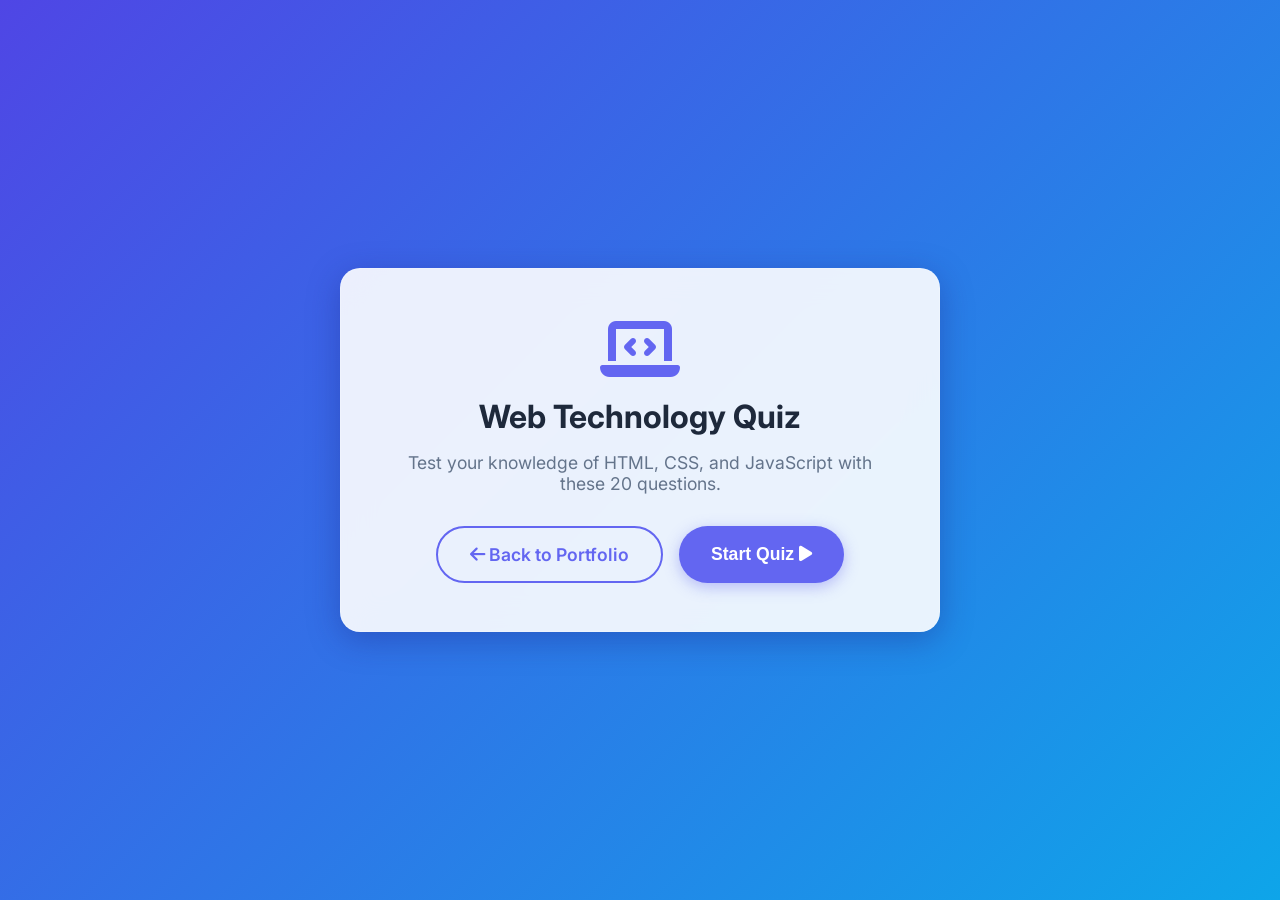
<file: lab-exercises/quiz/index.html>
<!DOCTYPE html>
<html lang="en">
<head>
    <meta charset="UTF-8">
    <meta name="viewport" content="width=device-width, initial-scale=1.0">
    <title>Web Tech Quiz | MCA Lab</title>
    <link href="https://fonts.googleapis.com/css2?family=Inter:wght@300;400;600;700&display=swap" rel="stylesheet">
    <link rel="stylesheet" href="https://cdnjs.cloudflare.com/ajax/libs/font-awesome/6.4.0/css/all.min.css">
    <link rel="stylesheet" href="style.css">
</head>
<body>
    <div class="quiz-container glass-panel">
        <!-- Start Screen -->
        <div id="start-screen" class="screen active">
            <i class="fas fa-laptop-code title-icon"></i>
            <h1>Web Technology Quiz</h1>
            <p>Test your knowledge of HTML, CSS, and JavaScript with these 20 questions.</p>
            <div style="display: flex; gap: 1rem; justify-content: center; margin-top: 1rem;">
                <a href="../../index.html" class="btn btn-outline"><i class="fas fa-arrow-left"></i> Back to Portfolio</a>
                <button id="start-btn" class="btn">Start Quiz <i class="fas fa-play"></i></button>
            </div>
        </div>

        <!-- Question Screen -->
        <div id="question-screen" class="screen">
            <div class="header">
                <span id="question-counter">Question 1 / 20</span>
                <span id="score-display">Score: 0</span>
            </div>
            <div class="progress-bar">
                <div id="progress" class="progress"></div>
            </div>
            
            <h2 id="question-text">Question goes here?</h2>
            
            <div id="options-container" class="options-grid">
                <!-- Options injected by JS -->
            </div>
            
            <div style="display: flex; gap: 1rem; width: 100%;">
                <a href="../../index.html" class="btn btn-outline" style="flex: 1; text-align: center;"><i class="fas fa-arrow-left"></i> Quit</a>
                <button id="next-btn" class="btn hidden" style="flex: 1;">Next Question</button>
            </div>
        </div>

        <!-- Result Screen -->
        <div id="result-screen" class="screen">
            <i class="fas fa-trophy title-icon gold"></i>
            <h1>Quiz Completed!</h1>
            <div class="score-circle">
                <span id="final-score">0</span>
                <span class="total">/ 20</span>
            </div>
            <p id="result-message">Great job!</p>
            <div class="result-buttons">
                <button id="restart-btn" class="btn btn-outline">Restart Quiz</button>
                <a href="../../index.html" class="btn">Back to Portfolio</a>
            </div>
        </div>
    </div>

    <script src="script.js"></script>
</body>
</html>
</file>
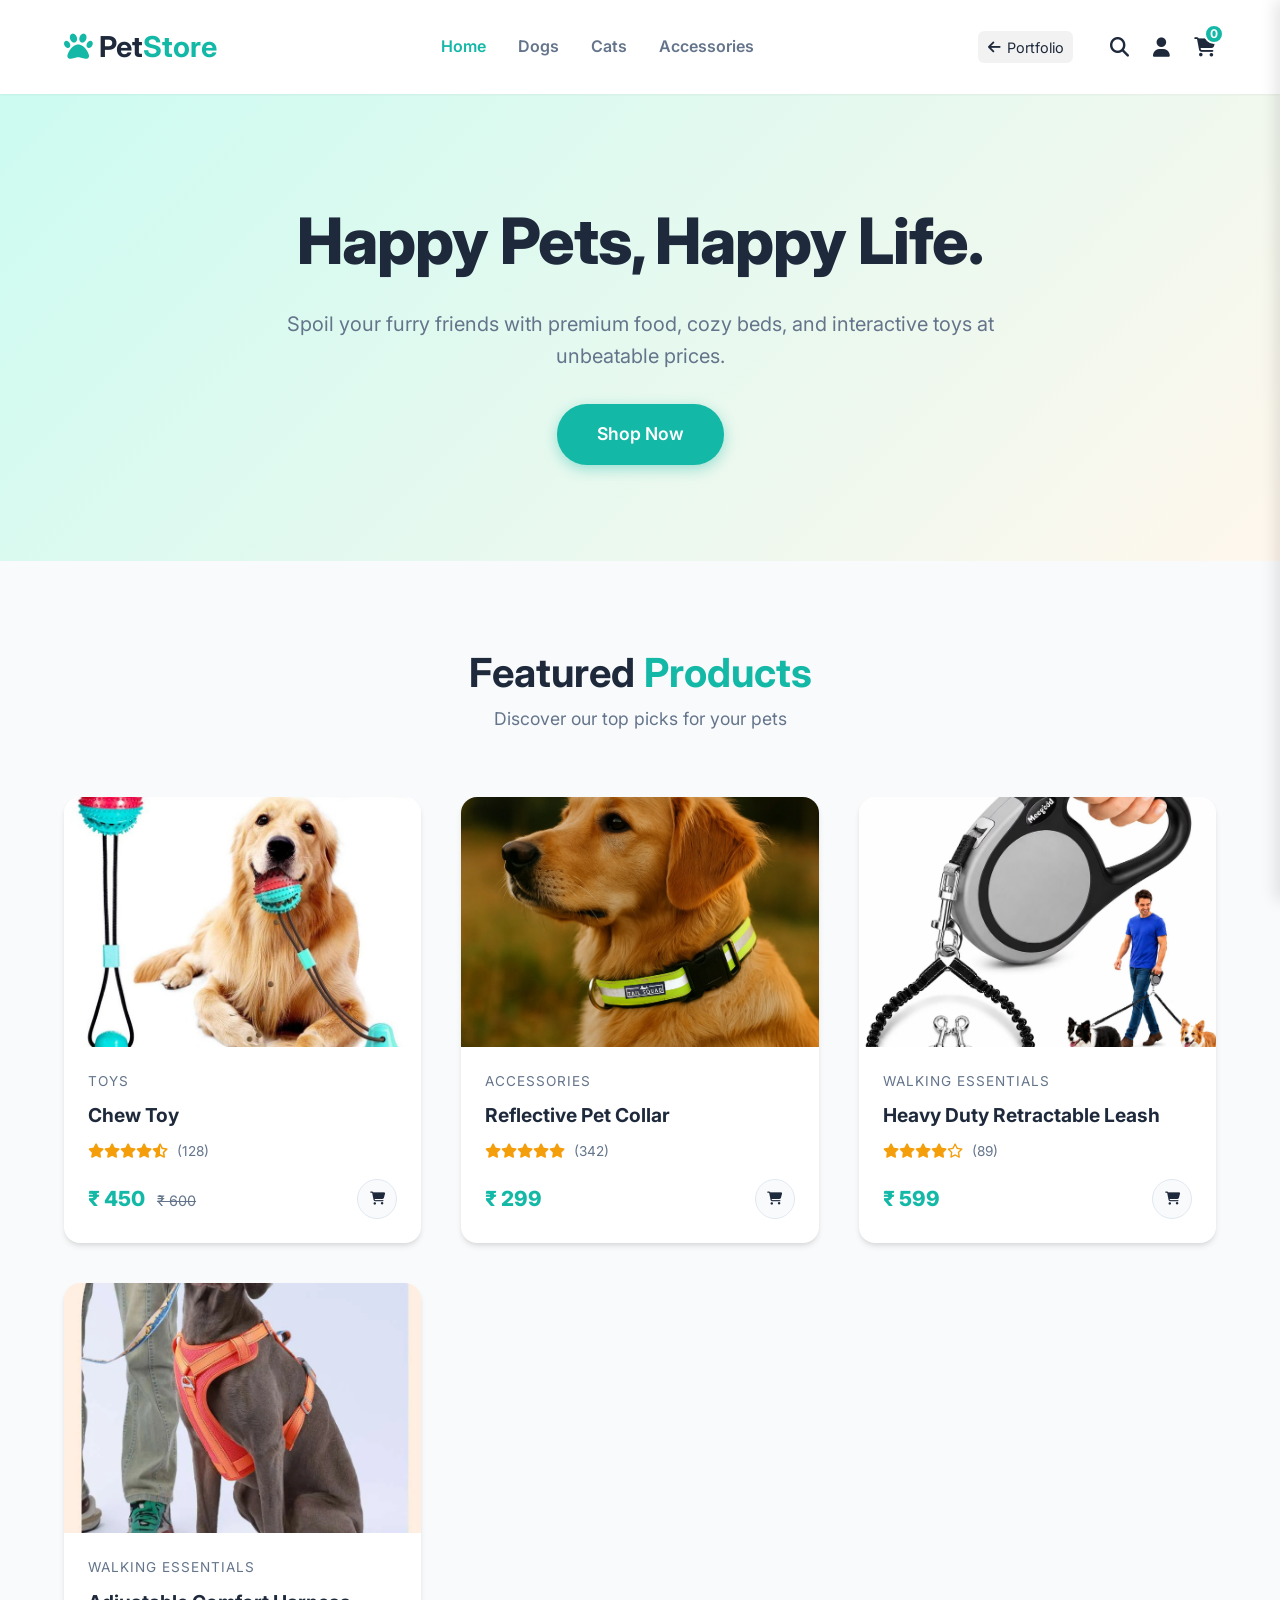
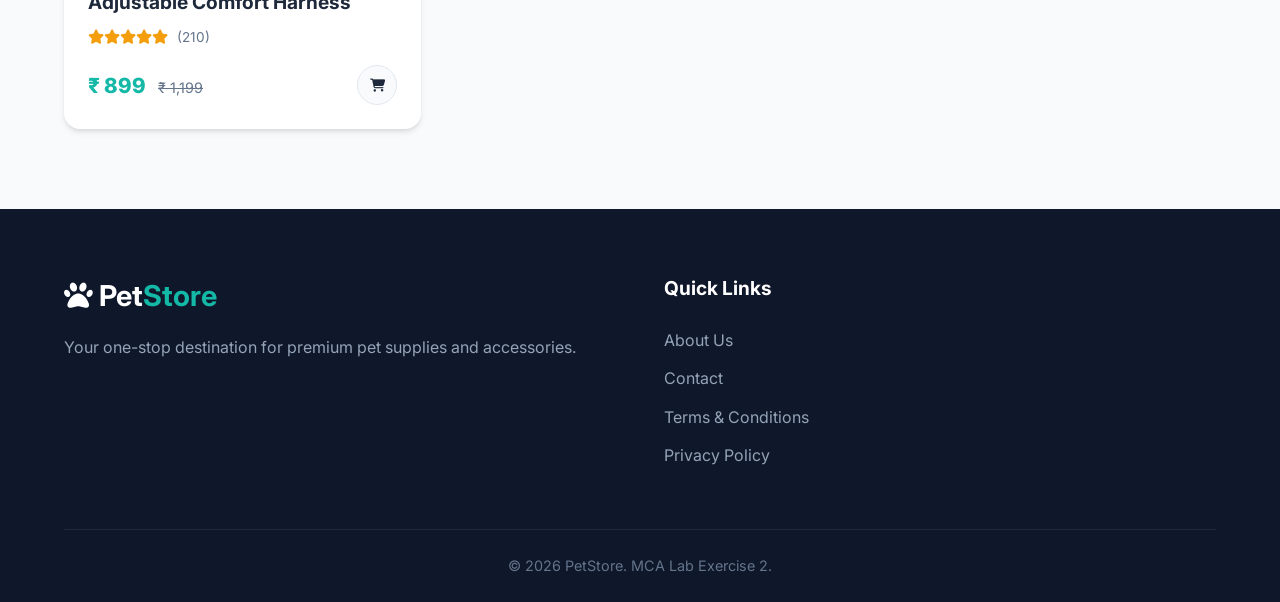
<file: lab-exercises/shopping/index.html>
<!DOCTYPE html>
<html lang="en">
<head>
    <meta charset="UTF-8">
    <meta name="viewport" content="width=device-width, initial-scale=1.0">
    <title>PetStore | Online Shopping</title>
    <!-- Google Fonts: Inter -->
    <link href="https://fonts.googleapis.com/css2?family=Inter:wght@300;400;600;700&display=swap" rel="stylesheet">
    <!-- Font Awesome -->
    <link rel="stylesheet" href="https://cdnjs.cloudflare.com/ajax/libs/font-awesome/6.4.0/css/all.min.css">
    <!-- Custom CSS -->
    <link rel="stylesheet" href="style.css">
</head>
<body>
    <!-- Navbar -->
    <nav class="navbar">
        <div class="logo">
            <i class="fas fa-paw"></i> Pet<span>Store</span>
        </div>
        <ul class="nav-links">
            <li><a href="#" class="active">Home</a></li>
            <li><a href="#products">Dogs</a></li>
            <li><a href="#products">Cats</a></li>
            <li><a href="#products">Accessories</a></li>
        </ul>
        <div class="nav-icons">
            <a href="../../index.html#lab-exercises" title="Back to Portfolio" style="font-size: 0.9rem; margin-right: 0.8rem; text-decoration: none; color: inherit; display: inline-flex; align-items: center; gap: 0.35rem; padding: 0.3rem 0.6rem; border-radius: 6px; background: rgba(0,0,0,0.05);"><i class="fas fa-arrow-left"></i> Portfolio</a>
            <a href="#"><i class="fas fa-search"></i></a>
            <a href="#"><i class="fas fa-user"></i></a>
            <a href="#" class="cart-icon" id="cart-icon">
                <i class="fas fa-shopping-cart"></i>
                <span class="cart-badge" id="cart-badge">0</span>
            </a>
        </div>
    </nav>

    <!-- Hero Section -->
    <header class="hero">
        <div class="hero-content">
            <h1>Happy Pets, Happy Life.</h1>
            <p>Spoil your furry friends with premium food, cozy beds, and interactive toys at unbeatable prices.</p>
            <a href="#products" class="btn">Shop Now</a>
        </div>
    </header>

    <!-- Product Section -->
    <section id="products" class="products-section">
        <div class="section-header">
            <h2>Featured <span class="highlight">Products</span></h2>
            <p>Discover our top picks for your pets</p>
        </div>

        <div class="product-grid">
            <!-- Product 1: Pet Toy -->
            <div class="product-card">
                <div class="product-image">
                    <img src="./assets/image1.png" alt="Pet Toys">
                </div>
                <div class="product-info">
                    <div class="category">Toys</div>
                    <h3 class="product-title">Chew Toy</h3>
                    <div class="rating">
                        <i class="fas fa-star"></i><i class="fas fa-star"></i><i class="fas fa-star"></i><i class="fas fa-star"></i><i class="fas fa-star-half-alt"></i>
                        <span>(128)</span>
                    </div>
                    <div class="price-row">
                        <span class="price">₹ 450 <span class="old-price">₹ 600</span></span>
                        <button class="add-to-cart" data-id="1" data-name="Chew Toy" data-price="450" data-image="./assets/image1.png"><i class="fas fa-shopping-cart"></i></button>
                    </div>
                </div>
            </div>

            <!-- Product 2: Pet Collar -->
            <div class="product-card">
                <div class="product-image">
                    <!-- Dog with collar image placeholder -->
                    <img src="./assets/image2.png" alt="Pet Collar">
                </div>
                <div class="product-info">
                    <div class="category">Accessories</div>
                    <h3 class="product-title">Reflective Pet Collar</h3>
                    <div class="rating">
                        <i class="fas fa-star"></i><i class="fas fa-star"></i><i class="fas fa-star"></i><i class="fas fa-star"></i><i class="fas fa-star"></i>
                        <span>(342)</span>
                    </div>
                    <div class="price-row">
                        <span class="price">₹ 299</span>
                        <button class="add-to-cart" data-id="2" data-name="Reflective Pet Collar" data-price="299" data-image="./assets/image2.png"><i class="fas fa-shopping-cart"></i></button>
                    </div>
                </div>
            </div>

            <!-- Product 3: Pet Leash -->
            <div class="product-card">
                <div class="product-image">
                    <!-- Leash placeholder -->
                    <img src="./assets/image3.png" alt="Pet Leash">
                </div>
                <div class="product-info">
                    <div class="category">Walking Essentials</div>
                    <h3 class="product-title">Heavy Duty Retractable Leash</h3>
                    <div class="rating">
                        <i class="fas fa-star"></i><i class="fas fa-star"></i><i class="fas fa-star"></i><i class="fas fa-star"></i><i class="far fa-star"></i>
                        <span>(89)</span>
                    </div>
                    <div class="price-row">
                        <span class="price">₹ 599</span>
                        <button class="add-to-cart" data-id="3" data-name="Heavy Duty Retractable Leash" data-price="599" data-image="./assets/image3.png"><i class="fas fa-shopping-cart"></i></button>
                    </div>
                </div>
            </div>

            <!-- Product 4: Pet Harness -->
            <div class="product-card">
                <div class="product-image">
                    <!-- Dog in harness placeholder -->
                    <img src="./assets/image4.png" alt="Pet Harness">
                </div>
                <div class="product-info">
                    <div class="category">Walking Essentials</div>
                    <h3 class="product-title">Adjustable Comfort Harness</h3>
                    <div class="rating">
                        <i class="fas fa-star"></i><i class="fas fa-star"></i><i class="fas fa-star"></i><i class="fas fa-star"></i><i class="fas fa-star"></i>
                        <span>(210)</span>
                    </div>
                    <div class="price-row">
                        <span class="price">₹ 899 <span class="old-price">₹ 1,199</span></span>
                        <button class="add-to-cart" data-id="4" data-name="Adjustable Comfort Harness" data-price="899" data-image="./assets/image4.png"><i class="fas fa-shopping-cart"></i></button>
                    </div>
                </div>
            </div>
        </div>
    </section>

    <!-- Footer -->
    <footer>
        <div class="footer-content">
            <div class="footer-brand">
                <h3><i class="fas fa-paw"></i> Pet<span>Store</span></h3>
                <p>Your one-stop destination for premium pet supplies and accessories.</p>
            </div>
            <div class="footer-links">
                <h4>Quick Links</h4>
                <ul>
                    <li><a href="#">About Us</a></li>
                    <li><a href="#">Contact</a></li>
                    <li><a href="#">Terms & Conditions</a></li>
                    <li><a href="#">Privacy Policy</a></li>
                </ul>
            </div>
        </div>
        <div class="footer-bottom">
            <p>&copy; 2026 PetStore. MCA Lab Exercise 2.</p>
        </div>
    </footer>

    <!-- Cart Overlay & Sidebar -->
    <div class="cart-overlay" id="cart-overlay"></div>
    <div class="cart-sidebar" id="cart-sidebar">
        <div class="cart-header">
            <h2>Your Cart</h2>
            <button class="close-cart" id="close-cart"><i class="fas fa-times"></i></button>
        </div>
        <div class="cart-items" id="cart-items">
            <!-- Items will be dynamically added here -->
            <p class="empty-cart-msg">Your cart is empty.</p>
        </div>
        <div class="cart-footer">
            <div class="cart-total">
                <span>Total:</span>
                <span id="cart-total-price">₹ 0</span>
            </div>
            <button class="btn checkout-btn">Proceed to Checkout</button>
        </div>
    </div>

    <script src="script.js"></script>
</body>
</html>
</file>
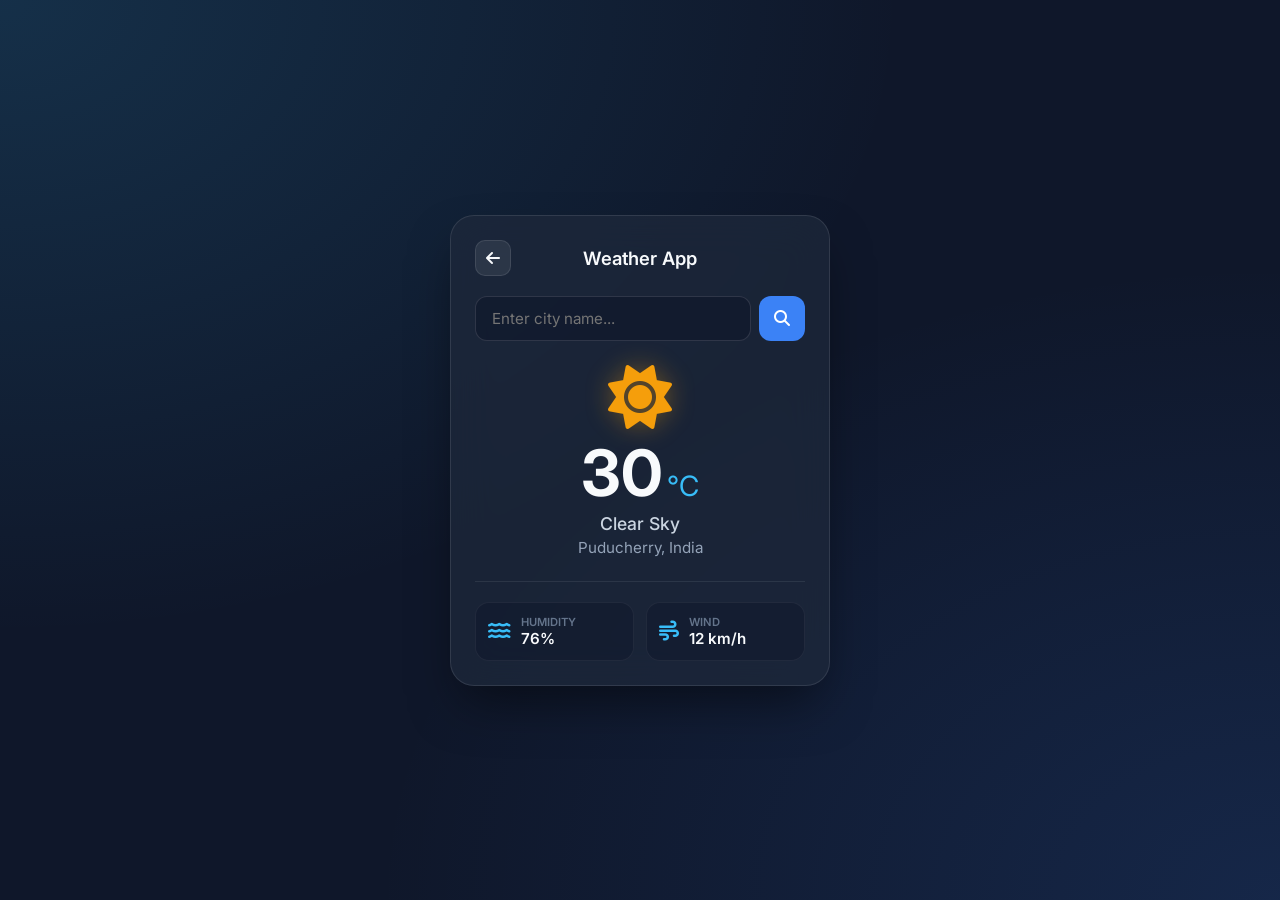
<file: lab-exercises/weather-app/index.html>
<!DOCTYPE html>
<html lang="en">
<head>
    <meta charset="UTF-8">
    <meta name="viewport" content="width=device-width, initial-scale=1.0">
    <title>Weather App | Lab Exercise</title>
    <!-- Google Fonts -->
    <link href="https://fonts.googleapis.com/css2?family=Inter:wght@300;400;500;600;700&display=swap" rel="stylesheet">
    <!-- Font Awesome -->
    <link rel="stylesheet" href="https://cdnjs.cloudflare.com/ajax/libs/font-awesome/6.4.0/css/all.min.css">
    <!-- Style -->
    <link rel="stylesheet" href="style.css">
</head>
<body>
    <div class="weather-container">
        <div class="weather-card">
            <!-- Header with Back Button -->
            <div class="card-header">
                <a href="../../index.html" class="back-btn" title="Back to Portfolio">
                    <i class="fas fa-arrow-left"></i>
                </a>
                <h2>Weather App</h2>
                <div class="header-placeholder"></div>
            </div>

            <!-- Search Form -->
            <form id="searchForm" class="search-box" onsubmit="getWeather(event)">
                <input 
                    type="text" 
                    id="cityInput" 
                    placeholder="Enter city name..." 
                    autocomplete="off" 
                    required 
                />
                <button type="submit" id="searchBtn" title="Search">
                    <i class="fas fa-search"></i>
                </button>
            </form>

            <!-- Loading Indicator -->
            <div id="loading" class="loading" style="display: none;">
                <i class="fas fa-spinner fa-spin"></i>
                <span>Fetching weather...</span>
            </div>

            <!-- Error Message -->
            <div id="error" class="error-msg" style="display: none;">
                <i class="fas fa-exclamation-circle"></i>
                <span id="errorText">City not found.</span>
            </div>

            <!-- Weather Details -->
            <div id="weatherBody" class="weather-body">
                <!-- Condition Icon -->
                <div class="icon-wrap">
                    <i id="weatherIcon" class="fas fa-sun weather-icon"></i>
                </div>

                <!-- Temperature & Condition -->
                <div class="temp-wrap">
                    <span id="temp" class="temp-val">31</span><span class="temp-unit">°C</span>
                </div>
                <p id="condition" class="condition-text">Clear Sky</p>
                <h3 id="location" class="location-text">Puducherry, India</h3>

                <!-- Extra Info (Humidity & Wind) -->
                <div class="weather-details">
                    <div class="detail-item">
                        <i class="fas fa-water detail-icon"></i>
                        <div class="detail-text">
                            <span class="detail-title">Humidity</span>
                            <span id="humidity" class="detail-value">63%</span>
                        </div>
                    </div>
                    <div class="detail-item">
                        <i class="fas fa-wind detail-icon"></i>
                        <div class="detail-text">
                            <span class="detail-title">Wind</span>
                            <span id="wind" class="detail-value">4.8 km/h</span>
                        </div>
                    </div>
                </div>
            </div>
        </div>
    </div>

    <!-- JavaScript -->
    <script src="app.js"></script>
</body>
</html>
</file>
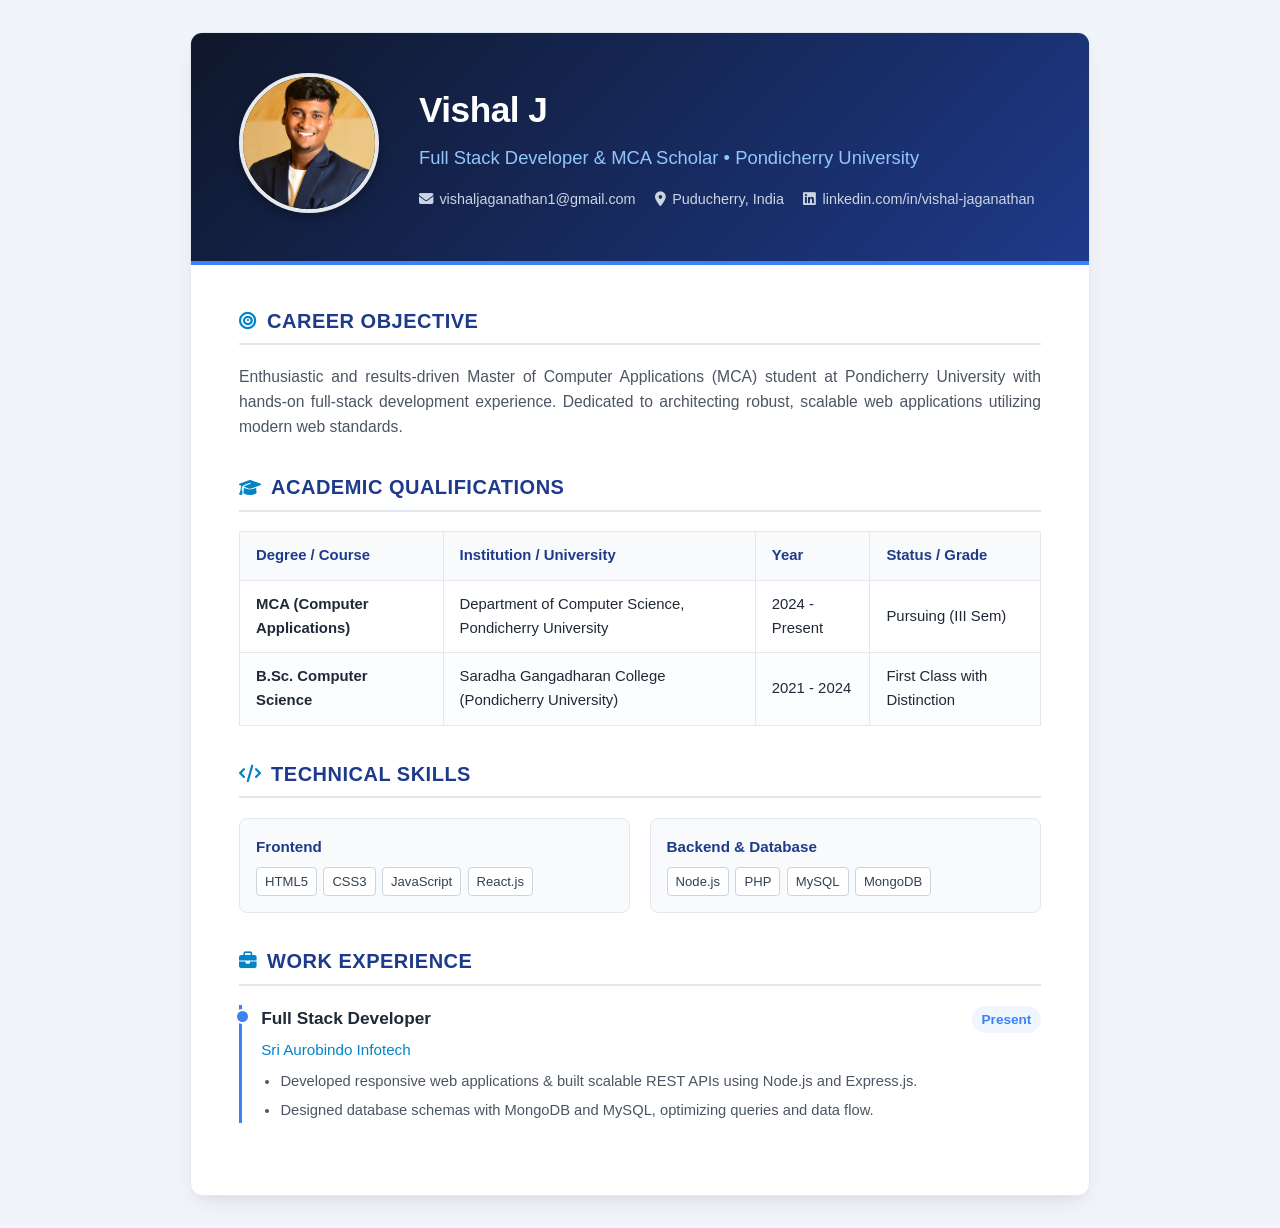
<file: lab-exercises/resume/resume_preview.html>
<!DOCTYPE html>
<html lang="en">
<head>
    <meta charset="UTF-8">
    <meta name="viewport" content="width=device-width, initial-scale=1.0">
    <title>Resume - Static Webpage | Vishal J</title>
    <link rel="stylesheet" href="style.css">
    <link rel="stylesheet" href="https://cdnjs.cloudflare.com/ajax/libs/font-awesome/6.4.0/css/all.min.css">
</head>
<body>
    <main class="resume-wrapper">
        <header class="resume-header">
            <figure class="profile-figure">
                <img src="../../assets/profile_img.jpg" alt="Vishal J Profile" class="profile-img" />
            </figure>
            <div class="header-details">
                <h1>Vishal J</h1>
                <div class="title-sub">Full Stack Developer & MCA Scholar &bull; Pondicherry University</div>
                <div class="contact-bar">
                    <span class="contact-item"><i class="fas fa-envelope"></i> vishaljaganathan1@gmail.com</span>
                    <span class="contact-item"><i class="fas fa-map-marker-alt"></i> Puducherry, India</span>
                    <span class="contact-item"><i class="fab fa-linkedin"></i> linkedin.com/in/vishal-jaganathan</span>
                </div>
            </div>
        </header>

        <div class="resume-body">
            <section class="section-block">
                <h2 class="section-title"><i class="fas fa-bullseye"></i> Career Objective</h2>
                <p class="objective-text">
                    Enthusiastic and results-driven Master of Computer Applications (MCA) student at Pondicherry University with hands-on full-stack development experience. Dedicated to architecting robust, scalable web applications utilizing modern web standards.
                </p>
            </section>

            <section class="section-block">
                <h2 class="section-title"><i class="fas fa-graduation-cap"></i> Academic Qualifications</h2>
                <table class="edu-table">
                    <thead>
                        <tr>
                            <th>Degree / Course</th>
                            <th>Institution / University</th>
                            <th>Year</th>
                            <th>Status / Grade</th>
                        </tr>
                    </thead>
                    <tbody>
                        <tr>
                            <td><strong>MCA (Computer Applications)</strong></td>
                            <td>Department of Computer Science, Pondicherry University</td>
                            <td>2024 - Present</td>
                            <td>Pursuing (III Sem)</td>
                        </tr>
                        <tr>
                            <td><strong>B.Sc. Computer Science</strong></td>
                            <td>Saradha Gangadharan College (Pondicherry University)</td>
                            <td>2021 - 2024</td>
                            <td>First Class with Distinction</td>
                        </tr>
                    </tbody>
                </table>
            </section>

            <section class="section-block">
                <h2 class="section-title"><i class="fas fa-code"></i> Technical Skills</h2>
                <div class="skills-grid">
                    <div class="skill-box">
                        <h4>Frontend</h4>
                        <div class="skill-tags">
                            <span class="skill-pill">HTML5</span><span class="skill-pill">CSS3</span><span class="skill-pill">JavaScript</span><span class="skill-pill">React.js</span>
                        </div>
                    </div>
                    <div class="skill-box">
                        <h4>Backend & Database</h4>
                        <div class="skill-tags">
                            <span class="skill-pill">Node.js</span><span class="skill-pill">PHP</span><span class="skill-pill">MySQL</span><span class="skill-pill">MongoDB</span>
                        </div>
                    </div>
                </div>
            </section>

            <section class="section-block">
                <h2 class="section-title"><i class="fas fa-briefcase"></i> Work Experience</h2>
                <article class="timeline-card">
                    <div class="card-top">
                        <h3>Full Stack Developer</h3>
                        <span class="badge-date">Present</span>
                    </div>
                    <div class="sub-company">Sri Aurobindo Infotech</div>
                    <ul class="card-list">
                        <li>Developed responsive web applications & built scalable REST APIs using Node.js and Express.js.</li>
                        <li>Designed database schemas with MongoDB and MySQL, optimizing queries and data flow.</li>
                    </ul>
                </article>
            </section>
        </div>
    </main>
</body>
</html>
</file>
<file: lab-exercises/book-finder/style.css>
@import url('https://fonts.googleapis.com/css2?family=Plus+Jakarta+Sans:wght@300;400;500;600;700&family=Outfit:wght@500;600;700&display=swap');

:root {
    --bg-dark: #090e1a;
    --card-bg: rgba(20, 30, 52, 0.7);
    --border-color: rgba(255, 255, 255, 0.09);
    --primary: #3b82f6;
    --primary-light: #60a5fa;
    --accent: #06b6d4;
    --accent-glow: rgba(6, 182, 212, 0.3);
    --text-white: #f8fafc;
    --text-muted: #94a3b8;
    --card-hover: rgba(30, 45, 80, 0.85);
}

* {
    margin: 0;
    padding: 0;
    box-sizing: border-box;
    font-family: 'Plus Jakarta Sans', sans-serif;
}

h1, h2, h3, h4, .brand-title {
    font-family: 'Outfit', sans-serif;
}

body {
    background-color: var(--bg-dark);
    background-image: 
        radial-gradient(circle at 10% 10%, rgba(59, 130, 246, 0.12) 0%, transparent 45%),
        radial-gradient(circle at 90% 90%, rgba(6, 182, 212, 0.12) 0%, transparent 45%);
    color: var(--text-white);
    min-height: 100vh;
    padding: 1.5rem;
}

.page-container {
    max-width: 1200px;
    margin: 0 auto;
}

/* Glass effect */
.glass {
    background: var(--card-bg);
    backdrop-filter: blur(16px);
    -webkit-backdrop-filter: blur(16px);
    border: 1px solid var(--border-color);
    border-radius: 16px;
}

/* Header */
.top-header {
    display: flex;
    justify-content: space-between;
    align-items: center;
    padding: 1rem 1.5rem;
    margin-bottom: 1.8rem;
}

.header-left {
    display: flex;
    align-items: center;
    gap: 1rem;
}

.back-btn {
    width: 38px;
    height: 38px;
    border-radius: 10px;
    background: rgba(255, 255, 255, 0.05);
    border: 1px solid var(--border-color);
    display: flex;
    align-items: center;
    justify-content: center;
    color: var(--text-white);
    text-decoration: none;
    transition: all 0.2s;
}

.back-btn:hover {
    background: rgba(59, 130, 246, 0.2);
    color: var(--accent);
}

.brand-info {
    display: flex;
    align-items: center;
    gap: 0.75rem;
}

.brand-icon {
    width: 42px;
    height: 42px;
    border-radius: 10px;
    background: linear-gradient(135deg, #0ea5e9, #3b82f6);
    display: flex;
    align-items: center;
    justify-content: center;
    font-size: 1.25rem;
    color: #fff;
    box-shadow: 0 4px 12px rgba(6, 182, 212, 0.3);
}

.brand-title {
    font-size: 1.25rem;
    font-weight: 700;
}

.brand-subtitle {
    font-size: 0.75rem;
    color: var(--accent);
    text-transform: uppercase;
    letter-spacing: 0.5px;
    font-weight: 600;
    display: block;
}

.btn-code {
    background: rgba(6, 182, 212, 0.12);
    color: var(--accent);
    border: 1px solid rgba(6, 182, 212, 0.3);
    padding: 0.5rem 1rem;
    border-radius: 8px;
    font-size: 0.85rem;
    font-weight: 600;
    cursor: pointer;
    display: inline-flex;
    align-items: center;
    gap: 0.45rem;
    transition: all 0.2s;
}

.btn-code:hover {
    background: rgba(6, 182, 212, 0.22);
}

/* Control Hero Panel */
.control-hero {
    padding: 2rem;
    margin-bottom: 2rem;
    text-align: center;
}

.badge-tag {
    display: inline-block;
    padding: 0.25rem 0.75rem;
    border-radius: 9999px;
    background: rgba(59, 130, 246, 0.15);
    color: var(--primary-light);
    font-size: 0.8rem;
    font-weight: 600;
    margin-bottom: 0.8rem;
    border: 1px solid rgba(59, 130, 246, 0.3);
}

.control-hero h2 {
    font-size: 2rem;
    margin-bottom: 0.5rem;
    background: linear-gradient(135deg, #ffffff, #93c5fd);
    -webkit-background-clip: text;
    -webkit-text-fill-color: transparent;
}

.control-hero p {
    font-size: 0.95rem;
    color: var(--text-muted);
    max-width: 720px;
    margin: 0 auto 1.5rem auto;
}

/* Book Search Bar */
.book-search-bar {
    max-width: 680px;
    margin: 0 auto 1.2rem auto;
    display: flex;
    gap: 0.75rem;
    align-items: center;
}

.search-input-wrap {
    flex: 1;
    position: relative;
    display: flex;
    align-items: center;
}

.search-input-wrap i {
    position: absolute;
    left: 1.1rem;
    color: var(--text-muted);
    font-size: 1rem;
}

.search-input-wrap input {
    width: 100%;
    padding: 0.85rem 1rem 0.85rem 2.8rem;
    background: rgba(10, 16, 30, 0.85);
    border: 1px solid rgba(255, 255, 255, 0.14);
    border-radius: 10px;
    color: #ffffff;
    font-size: 0.95rem;
    transition: all 0.2s;
}

.search-input-wrap input:focus {
    outline: none;
    border-color: var(--accent);
    box-shadow: 0 0 0 3px rgba(6, 182, 212, 0.2);
}

@media (max-width: 640px) {
    .book-search-bar {
        flex-direction: column;
    }
    .load-books-btn {
        width: 100%;
        justify-content: center;
    }
}

.load-books-btn {
    background: linear-gradient(135deg, #0284c7, #2563eb);
    color: #ffffff;
    font-size: 1.05rem;
    font-weight: 700;
    padding: 0.85rem 2.2rem;
    border-radius: 10px;
    border: none;
    cursor: pointer;
    box-shadow: 0 4px 18px rgba(37, 99, 235, 0.4);
    display: inline-flex;
    align-items: center;
    gap: 0.6rem;
    transition: all 0.2s ease;
}

.load-books-btn:hover {
    transform: translateY(-2px);
    box-shadow: 0 6px 22px rgba(37, 99, 235, 0.6);
    background: linear-gradient(135deg, #0369a1, #1d4ed8);
}

.load-books-btn:active {
    transform: translateY(0);
}

/* Category Quick Filter Pills */
.genre-pills {
    display: flex;
    justify-content: center;
    gap: 0.5rem;
    margin-top: 1.2rem;
    flex-wrap: wrap;
}

.genre-btn {
    background: rgba(255, 255, 255, 0.04);
    border: 1px solid var(--border-color);
    color: var(--text-muted);
    padding: 0.35rem 0.75rem;
    border-radius: 9999px;
    font-size: 0.8rem;
    cursor: pointer;
    transition: all 0.2s;
}

.genre-btn:hover {
    color: #fff;
    background: rgba(255, 255, 255, 0.08);
}

.genre-btn.active {
    background: rgba(59, 130, 246, 0.2);
    color: var(--primary-light);
    border-color: var(--primary);
    font-weight: 600;
}

/* Books Display Section */
.results-section {
    padding: 1.8rem;
}

.results-header {
    display: flex;
    justify-content: space-between;
    align-items: center;
    margin-bottom: 1.5rem;
    padding-bottom: 0.8rem;
    border-bottom: 1px solid var(--border-color);
}

.results-header h3 {
    font-size: 1.2rem;
    display: flex;
    align-items: center;
    gap: 0.5rem;
}

.count-badge {
    background: rgba(6, 182, 212, 0.15);
    color: var(--accent);
    padding: 0.25rem 0.65rem;
    border-radius: 9999px;
    font-size: 0.8rem;
    font-weight: 600;
}

/* Books Grid */
.books-grid {
    display: grid;
    grid-template-columns: repeat(auto-fill, minmax(260px, 1fr));
    gap: 1.5rem;
}

.book-card {
    background: rgba(255, 255, 255, 0.03);
    border: 1px solid var(--border-color);
    border-radius: 12px;
    padding: 1.2rem;
    display: flex;
    flex-direction: column;
    justify-content: space-between;
    transition: all 0.25s ease;
}

.book-card:hover {
    background: var(--card-hover);
    border-color: rgba(59, 130, 246, 0.35);
    transform: translateY(-3px);
    box-shadow: 0 8px 24px rgba(0, 0, 0, 0.3);
}

.book-top {
    display: flex;
    gap: 1rem;
    margin-bottom: 1rem;
}

.book-cover {
    width: 65px;
    height: 95px;
    background: linear-gradient(135deg, #1e3a8a, #0284c7);
    border-radius: 6px;
    display: flex;
    align-items: center;
    justify-content: center;
    color: #fff;
    font-size: 1.5rem;
    flex-shrink: 0;
    box-shadow: 0 4px 10px rgba(0, 0, 0, 0.3);
    overflow: hidden;
}

.book-cover img {
    width: 100%;
    height: 100%;
    object-fit: cover;
}

.book-meta {
    flex: 1;
}

.book-title {
    font-size: 0.98rem;
    font-weight: 700;
    line-height: 1.35;
    margin-bottom: 0.35rem;
    color: #ffffff;
    display: -webkit-box;
    -webkit-line-clamp: 2;
    -webkit-box-orient: vertical;
    overflow: hidden;
}

.book-author {
    font-size: 0.84rem;
    color: var(--accent);
    font-weight: 500;
    margin-bottom: 0.4rem;
}

.book-year {
    font-size: 0.78rem;
    color: var(--text-muted);
}

.book-footer {
    display: flex;
    justify-content: space-between;
    align-items: center;
    border-top: 1px solid rgba(255, 255, 255, 0.05);
    padding-top: 0.75rem;
    font-size: 0.75rem;
    color: var(--text-muted);
}

.badge-pill {
    background: rgba(255, 255, 255, 0.06);
    padding: 0.2rem 0.5rem;
    border-radius: 4px;
    color: #cbd5e1;
}

/* Loading & Empty States */
.state-box {
    text-align: center;
    padding: 3.5rem 1.5rem;
    color: var(--text-muted);
    grid-column: 1 / -1;
}

.spinner {
    width: 44px;
    height: 44px;
    border: 3px solid rgba(255, 255, 255, 0.1);
    border-top-color: var(--accent);
    border-radius: 50%;
    animation: spin 0.8s linear infinite;
    margin: 0 auto 1rem auto;
}

@keyframes spin {
    to { transform: rotate(360deg); }
}

/* Modal */
.modal-overlay {
    position: fixed;
    top: 0;
    left: 0;
    width: 100vw;
    height: 100vh;
    background: rgba(0, 0, 0, 0.75);
    backdrop-filter: blur(8px);
    display: flex;
    justify-content: center;
    align-items: center;
    z-index: 1000;
    padding: 1.5rem;
}

.modal-content {
    background: #0d1424;
    border: 1px solid var(--border-color);
    border-radius: 16px;
    max-width: 800px;
    width: 100%;
    max-height: 85vh;
    display: flex;
    flex-direction: column;
}

.modal-header {
    padding: 1.2rem 1.5rem;
    border-bottom: 1px solid var(--border-color);
    display: flex;
    justify-content: space-between;
    align-items: center;
}

.modal-header h3 {
    color: var(--accent);
    font-size: 1.15rem;
}

.close-btn {
    background: transparent;
    border: none;
    color: var(--text-muted);
    font-size: 1.6rem;
    cursor: pointer;
}

.modal-body {
    padding: 1.5rem;
    overflow-y: auto;
}

.code-box {
    background: #070b14;
    border: 1px solid rgba(255, 255, 255, 0.08);
    border-radius: 8px;
    padding: 1rem;
    color: #38bdf8;
    font-family: 'Consolas', monospace;
    font-size: 0.85rem;
    margin-top: 0.4rem;
    line-height: 1.5;
    overflow-x: auto;
}

.hidden {
    display: none !important;
}
</file>
<file: lab-exercises/calculator/style.css>
@import url('https://fonts.googleapis.com/css2?family=Inter:wght@300;400;500;600&display=swap');

:root {
    --bg-color: #0f172a;
    --calc-bg: rgba(30, 41, 59, 0.7);
    --btn-bg: rgba(51, 65, 85, 0.5);
    --btn-hover: rgba(71, 85, 105, 0.8);
    --btn-active: rgba(51, 65, 85, 0.9);
    --btn-operator: rgba(14, 165, 233, 0.2);
    --btn-operator-text: #38bdf8;
    --btn-operator-hover: rgba(14, 165, 233, 0.4);
    --btn-fn: rgba(20, 184, 166, 0.1);
    --btn-fn-text: #2dd4bf;
    --btn-fn-hover: rgba(20, 184, 166, 0.25);
    --btn-clear: rgba(244, 63, 94, 0.2);
    --btn-clear-text: #fb7185;
    --btn-clear-hover: rgba(244, 63, 94, 0.4);
    --btn-equals: linear-gradient(135deg, #0ea5e9, #3b82f6);
    --btn-equals-hover: linear-gradient(135deg, #0284c7, #2563eb);
    --text-main: #f8fafc;
    --text-muted: #94a3b8;
    --glass-border: rgba(255, 255, 255, 0.08);
}

* {
    margin: 0;
    padding: 0;
    box-sizing: border-box;
    font-family: 'Inter', sans-serif;
}

body {
    background-color: var(--bg-color);
    background-image: 
        radial-gradient(at 0% 0%, rgba(56, 189, 248, 0.15) 0px, transparent 50%),
        radial-gradient(at 100% 100%, rgba(20, 184, 166, 0.15) 0px, transparent 50%);
    color: var(--text-main);
    min-height: 100vh;
    display: flex;
    justify-content: center;
    align-items: center;
}

.calculator-container {
    display: flex;
    flex-direction: column;
    align-items: center;
    gap: 2rem;
    padding: 2rem;
}

.calculator {
    background: var(--calc-bg);
    backdrop-filter: blur(20px);
    -webkit-backdrop-filter: blur(20px);
    border: 1px solid var(--glass-border);
    border-radius: 24px;
    padding: 24px;
    width: 380px;
    box-shadow: 0 25px 50px -12px rgba(0, 0, 0, 0.5), 0 0 0 1px var(--glass-border) inset;
    transition: transform 0.3s ease, box-shadow 0.3s ease;
}

.calculator:hover {
    transform: translateY(-5px);
    box-shadow: 0 35px 60px -15px rgba(0, 0, 0, 0.6), 0 0 0 1px rgba(255, 255, 255, 0.1) inset;
}

.display {
    background: rgba(15, 23, 42, 0.6);
    border: 1px solid var(--glass-border);
    border-radius: 16px;
    padding: 20px;
    margin-bottom: 24px;
    text-align: right;
    box-shadow: inset 0 2px 10px rgba(0, 0, 0, 0.2);
}

.history {
    min-height: 24px;
    font-size: 0.9rem;
    color: var(--text-muted);
    margin-bottom: 8px;
    word-wrap: break-word;
}

.result {
    font-size: 2.5rem;
    font-weight: 500;
    color: var(--text-main);
    word-wrap: break-word;
    letter-spacing: -1px;
    transition: font-size 0.2s ease;
}

.buttons {
    display: grid;
    grid-template-columns: repeat(5, 1fr);
    gap: 12px;
}

.btn {
    border: 1px solid var(--glass-border);
    background: var(--btn-bg);
    color: var(--text-main);
    font-size: 1.1rem;
    font-weight: 500;
    padding: 14px 0;
    border-radius: 12px;
    cursor: pointer;
    transition: all 0.2s cubic-bezier(0.4, 0, 0.2, 1);
    display: flex;
    justify-content: center;
    align-items: center;
    user-select: none;
}

.btn:hover {
    background: var(--btn-hover);
    transform: scale(1.05);
}

.btn:active {
    background: var(--btn-active);
    transform: scale(0.95);
}

.btn.fn {
    background: var(--btn-fn);
    color: var(--btn-fn-text);
    font-size: 0.95rem;
}

.btn.fn:hover {
    background: var(--btn-fn-hover);
}

.btn.operator {
    background: var(--btn-operator);
    color: var(--btn-operator-text);
    font-size: 1.3rem;
}

.btn.operator:hover {
    background: var(--btn-operator-hover);
}

.btn.clear, .btn.action {
    background: var(--btn-clear);
    color: var(--btn-clear-text);
}

.btn.clear:hover, .btn.action:hover {
    background: var(--btn-clear-hover);
}

.btn.equals {
    background: var(--btn-equals);
    color: white;
    grid-column: span 2;
    border: none;
    box-shadow: 0 4px 15px rgba(14, 165, 233, 0.4);
}

.btn.equals:hover {
    background: var(--btn-equals-hover);
    box-shadow: 0 6px 20px rgba(14, 165, 233, 0.6);
}

.back-link {
    display: inline-flex;
    align-items: center;
    gap: 8px;
    color: var(--text-muted);
    text-decoration: none;
    font-size: 0.95rem;
    padding: 10px 20px;
    border-radius: 100px;
    background: rgba(30, 41, 59, 0.5);
    border: 1px solid var(--glass-border);
    transition: all 0.3s ease;
}

.back-link:hover {
    color: var(--text-main);
    background: rgba(51, 65, 85, 0.8);
    transform: translateX(-5px);
}

/* Responsive adjustments */
@media (max-width: 480px) {
    .calculator {
        width: 100%;
        max-width: 360px;
        padding: 16px;
    }
    
    .buttons {
        gap: 8px;
    }
    
    .btn {
        padding: 12px 0;
        font-size: 1rem;
    }
    
    .btn.fn {
        font-size: 0.85rem;
    }
    
    .result {
        font-size: 2rem;
    }
}
</file>
<file: lab-exercises/contact-management/style.css>
@import url('https://fonts.googleapis.com/css2?family=Plus+Jakarta+Sans:wght@300;400;500;600;700&family=Outfit:wght@500;600;700&display=swap');

:root {
    --bg-dark: #090e1a;
    --card-bg: rgba(20, 30, 50, 0.7);
    --border-color: rgba(255, 255, 255, 0.09);
    --primary: #3b82f6;
    --primary-hover: #2563eb;
    --accent: #06b6d4;
    --text-white: #f8fafc;
    --text-muted: #94a3b8;
    --card-hover: rgba(30, 45, 75, 0.85);
    --success: #10b981;
    --danger: #ef4444;
}

* {
    margin: 0;
    padding: 0;
    box-sizing: border-box;
    font-family: 'Plus Jakarta Sans', sans-serif;
}

h1, h2, h3, h4, .brand-title {
    font-family: 'Outfit', sans-serif;
}

body {
    background-color: var(--bg-dark);
    background-image: 
        radial-gradient(circle at 5% 10%, rgba(59, 130, 246, 0.12) 0%, transparent 40%),
        radial-gradient(circle at 95% 90%, rgba(6, 182, 212, 0.12) 0%, transparent 40%);
    color: var(--text-white);
    min-height: 100vh;
    padding: 1.5rem;
}

.page-container {
    max-width: 1240px;
    margin: 0 auto;
}

/* Glass panel */
.glass {
    background: var(--card-bg);
    backdrop-filter: blur(16px);
    -webkit-backdrop-filter: blur(16px);
    border: 1px solid var(--border-color);
    border-radius: 16px;
}

/* Header */
.top-header {
    display: flex;
    justify-content: space-between;
    align-items: center;
    padding: 1rem 1.5rem;
    margin-bottom: 1.8rem;
}

.header-left {
    display: flex;
    align-items: center;
    gap: 1rem;
}

.back-btn {
    width: 38px;
    height: 38px;
    border-radius: 10px;
    background: rgba(255, 255, 255, 0.05);
    border: 1px solid var(--border-color);
    display: flex;
    align-items: center;
    justify-content: center;
    color: var(--text-white);
    text-decoration: none;
    transition: all 0.2s;
}

.back-btn:hover {
    background: rgba(59, 130, 246, 0.2);
    color: var(--accent);
}

.brand-info {
    display: flex;
    align-items: center;
    gap: 0.75rem;
}

.brand-icon {
    width: 40px;
    height: 40px;
    border-radius: 10px;
    background: linear-gradient(135deg, #0ea5e9, #3b82f6);
    display: flex;
    align-items: center;
    justify-content: center;
    font-size: 1.15rem;
    color: #fff;
}

.brand-title {
    font-size: 1.25rem;
    font-weight: 700;
}

.brand-subtitle {
    font-size: 0.75rem;
    color: var(--accent);
    text-transform: uppercase;
    letter-spacing: 0.5px;
    font-weight: 600;
    display: block;
}

.header-actions {
    display: flex;
    align-items: center;
    gap: 0.8rem;
}

.btn-code {
    background: rgba(6, 182, 212, 0.12);
    color: var(--accent);
    border: 1px solid rgba(6, 182, 212, 0.3);
    padding: 0.5rem 1rem;
    border-radius: 8px;
    font-size: 0.85rem;
    font-weight: 600;
    cursor: pointer;
    display: inline-flex;
    align-items: center;
    gap: 0.45rem;
    transition: all 0.2s;
}

.btn-code:hover {
    background: rgba(6, 182, 212, 0.22);
}

/* Layout */
.app-grid {
    display: grid;
    grid-template-columns: 380px 1fr;
    gap: 1.8rem;
    align-items: start;
}

@media (max-width: 950px) {
    .app-grid {
        grid-template-columns: 1fr;
    }
}

/* Form Section */
.form-card {
    padding: 1.8rem;
}

.form-header {
    display: flex;
    justify-content: space-between;
    align-items: center;
    margin-bottom: 1.2rem;
    padding-bottom: 0.8rem;
    border-bottom: 1px solid var(--border-color);
}

.form-header h2 {
    font-size: 1.2rem;
    color: #fff;
    display: flex;
    align-items: center;
    gap: 0.5rem;
}

.mode-badge {
    font-size: 0.75rem;
    padding: 0.2rem 0.6rem;
    border-radius: 9999px;
    font-weight: 600;
}

.mode-badge.add {
    background: rgba(59, 130, 246, 0.15);
    color: var(--primary);
    border: 1px solid rgba(59, 130, 246, 0.3);
}

.mode-badge.edit {
    background: rgba(245, 158, 11, 0.15);
    color: #f59e0b;
    border: 1px solid rgba(245, 158, 11, 0.3);
}

.form-group {
    margin-bottom: 1.1rem;
}

label {
    display: block;
    font-size: 0.82rem;
    font-weight: 500;
    margin-bottom: 0.4rem;
    color: #e2e8f0;
}

.input-wrap {
    position: relative;
    display: flex;
    align-items: center;
}

.input-wrap i {
    position: absolute;
    left: 0.9rem;
    color: var(--text-muted);
    font-size: 0.9rem;
}

input, select, textarea {
    width: 100%;
    padding: 0.65rem 0.8rem 0.65rem 2.3rem;
    background: rgba(10, 16, 30, 0.75);
    border: 1px solid var(--border-color);
    border-radius: 8px;
    color: #ffffff;
    font-size: 0.88rem;
    transition: all 0.2s;
}

textarea {
    resize: vertical;
}

input:focus, select:focus, textarea:focus {
    outline: none;
    border-color: var(--accent);
    box-shadow: 0 0 0 2px rgba(6, 182, 212, 0.2);
}

.btn-submit {
    width: 100%;
    padding: 0.75rem;
    background: linear-gradient(135deg, #0ea5e9, #2563eb);
    border: none;
    border-radius: 8px;
    color: #fff;
    font-size: 0.92rem;
    font-weight: 600;
    cursor: pointer;
    display: flex;
    justify-content: center;
    align-items: center;
    gap: 0.5rem;
    transition: all 0.2s;
    margin-top: 0.5rem;
}

.btn-submit:hover {
    transform: translateY(-1px);
    box-shadow: 0 4px 12px rgba(37, 99, 235, 0.35);
}

.btn-cancel {
    width: 100%;
    padding: 0.65rem;
    background: rgba(255, 255, 255, 0.05);
    border: 1px solid var(--border-color);
    border-radius: 8px;
    color: var(--text-muted);
    font-size: 0.88rem;
    cursor: pointer;
    margin-top: 0.5rem;
    transition: all 0.2s;
}

.btn-cancel:hover {
    color: #fff;
    background: rgba(255, 255, 255, 0.1);
}

/* Directory Section */
.directory-card {
    padding: 1.8rem;
}

.dir-header {
    display: flex;
    justify-content: space-between;
    align-items: center;
    margin-bottom: 1.2rem;
    flex-wrap: wrap;
    gap: 0.8rem;
}

.dir-header h2 {
    font-size: 1.25rem;
    display: flex;
    align-items: center;
    gap: 0.6rem;
}

.search-filter-bar {
    display: flex;
    gap: 0.8rem;
    margin-bottom: 1.4rem;
    flex-wrap: wrap;
}

.search-box {
    position: relative;
    flex: 1;
    min-width: 200px;
}

.search-box i {
    position: absolute;
    left: 0.85rem;
    top: 50%;
    transform: translateY(-50%);
    color: var(--text-muted);
    font-size: 0.85rem;
}

.search-box input {
    padding-left: 2.2rem;
}

.filter-pills {
    display: flex;
    gap: 0.4rem;
    flex-wrap: wrap;
}

.pill-btn {
    background: rgba(255, 255, 255, 0.04);
    border: 1px solid var(--border-color);
    color: var(--text-muted);
    padding: 0.4rem 0.8rem;
    border-radius: 9999px;
    font-size: 0.8rem;
    font-weight: 500;
    cursor: pointer;
    transition: all 0.2s;
}

.pill-btn:hover {
    color: #fff;
    background: rgba(255, 255, 255, 0.08);
}

.pill-btn.active {
    background: rgba(6, 182, 212, 0.2);
    border-color: var(--accent);
    color: var(--accent);
    font-weight: 600;
}

/* Contacts Grid */
.contacts-grid {
    display: grid;
    grid-template-columns: repeat(auto-fill, minmax(290px, 1fr));
    gap: 1.1rem;
}

.contact-card {
    background: rgba(255, 255, 255, 0.03);
    border: 1px solid var(--border-color);
    border-radius: 12px;
    padding: 1.2rem;
    transition: all 0.25s ease;
    display: flex;
    flex-direction: column;
    justify-content: space-between;
}

.contact-card:hover {
    background: var(--card-hover);
    border-color: rgba(59, 130, 246, 0.3);
    transform: translateY(-2px);
    box-shadow: 0 6px 18px rgba(0, 0, 0, 0.25);
}

.contact-top {
    display: flex;
    align-items: center;
    gap: 0.8rem;
    margin-bottom: 0.9rem;
}

.contact-avatar {
    width: 44px;
    height: 44px;
    border-radius: 50%;
    background: linear-gradient(135deg, #3b82f6, #06b6d4);
    display: flex;
    align-items: center;
    justify-content: center;
    font-weight: 700;
    font-size: 1.1rem;
    color: #fff;
    flex-shrink: 0;
}

.contact-name-box h3 {
    font-size: 1rem;
    font-weight: 600;
    color: #fff;
    margin-bottom: 0.15rem;
}

.cat-badge {
    font-size: 0.72rem;
    padding: 0.15rem 0.5rem;
    border-radius: 4px;
    font-weight: 600;
    display: inline-block;
}

.cat-work { background: rgba(59, 130, 246, 0.15); color: #60a5fa; }
.cat-personal { background: rgba(16, 185, 129, 0.15); color: #34d399; }
.cat-family { background: rgba(236, 72, 153, 0.15); color: #f472b6; }
.cat-friends { background: rgba(245, 158, 11, 0.15); color: #fbbf24; }
.cat-other { background: rgba(148, 163, 184, 0.15); color: #cbd5e1; }

.contact-details {
    display: flex;
    flex-direction: column;
    gap: 0.45rem;
    font-size: 0.84rem;
    color: var(--text-muted);
    margin-bottom: 1rem;
}

.contact-row {
    display: flex;
    align-items: center;
    gap: 0.55rem;
}

.contact-row i {
    width: 14px;
    color: var(--accent);
    font-size: 0.8rem;
}

.contact-row a {
    color: var(--text-white);
    text-decoration: none;
}

.contact-row a:hover {
    color: var(--accent);
    text-decoration: underline;
}

.contact-notes {
    font-size: 0.8rem;
    color: #94a3b8;
    background: rgba(0, 0, 0, 0.2);
    padding: 0.4rem 0.6rem;
    border-radius: 6px;
    font-style: italic;
    margin-bottom: 0.8rem;
}

.contact-actions {
    display: flex;
    gap: 0.5rem;
    border-top: 1px solid rgba(255, 255, 255, 0.05);
    padding-top: 0.8rem;
}

.card-action-btn {
    flex: 1;
    padding: 0.4rem;
    border-radius: 6px;
    font-size: 0.8rem;
    font-weight: 500;
    cursor: pointer;
    border: none;
    display: inline-flex;
    align-items: center;
    justify-content: center;
    gap: 0.4rem;
    transition: all 0.2s;
}

.btn-edit {
    background: rgba(59, 130, 246, 0.15);
    color: #60a5fa;
}

.btn-edit:hover {
    background: rgba(59, 130, 246, 0.3);
}

.btn-delete {
    background: rgba(239, 68, 68, 0.15);
    color: #f87171;
}

.btn-delete:hover {
    background: rgba(239, 68, 68, 0.3);
}

/* Empty state */
.empty-box {
    text-align: center;
    padding: 3rem 1.5rem;
    color: var(--text-muted);
    grid-column: 1 / -1;
}

.empty-box i {
    font-size: 2.5rem;
    color: rgba(255, 255, 255, 0.15);
    margin-bottom: 0.8rem;
}

/* Modal */
.modal-overlay {
    position: fixed;
    top: 0;
    left: 0;
    width: 100vw;
    height: 100vh;
    background: rgba(0, 0, 0, 0.75);
    backdrop-filter: blur(8px);
    display: flex;
    justify-content: center;
    align-items: center;
    z-index: 1000;
    padding: 1.5rem;
}

.modal-content {
    background: #0d1424;
    border: 1px solid var(--border-color);
    border-radius: 16px;
    max-width: 800px;
    width: 100%;
    max-height: 85vh;
    display: flex;
    flex-direction: column;
}

.modal-header {
    padding: 1.2rem 1.5rem;
    border-bottom: 1px solid var(--border-color);
    display: flex;
    justify-content: space-between;
    align-items: center;
}

.modal-header h3 {
    color: var(--accent);
    font-size: 1.15rem;
}

.close-btn {
    background: transparent;
    border: none;
    color: var(--text-muted);
    font-size: 1.6rem;
    cursor: pointer;
}

.modal-body {
    padding: 1.5rem;
    overflow-y: auto;
}

.code-box {
    background: #070b14;
    border: 1px solid rgba(255, 255, 255, 0.08);
    border-radius: 8px;
    padding: 1rem;
    color: #38bdf8;
    font-family: 'Consolas', monospace;
    font-size: 0.85rem;
    margin-top: 0.4rem;
    line-height: 1.5;
    overflow-x: auto;
}

.toast {
    position: fixed;
    bottom: 2rem;
    right: 2rem;
    background: #10b981;
    color: #fff;
    padding: 0.75rem 1.2rem;
    border-radius: 8px;
    font-size: 0.9rem;
    font-weight: 500;
    display: flex;
    align-items: center;
    gap: 0.6rem;
    box-shadow: 0 4px 14px rgba(0,0,0,0.4);
    z-index: 9999;
    animation: slideUp 0.3s ease;
}

@keyframes slideUp {
    from { opacity: 0; transform: translateY(12px); }
    to { opacity: 1; transform: translateY(0); }
}

.hidden {
    display: none !important;
}
</file>
<file: lab-exercises/department-webpage/style.css>
@import url('https://fonts.googleapis.com/css2?family=Outfit:wght@300;400;500;600;700;800&family=Plus+Jakarta+Sans:wght@400;500;600;700&display=swap');

:root {
    --bg-main: #0a0f1d;
    --card-bg: rgba(18, 26, 47, 0.75);
    --border-glass: rgba(255, 255, 255, 0.09);
    --primary: #3b82f6;
    --primary-light: #60a5fa;
    --accent: #06b6d4;
    --text-white: #f8fafc;
    --text-muted: #94a3b8;
    --gold: #f59e0b;
    --success: #10b981;
    --danger: #ef4444;
}

* {
    margin: 0;
    padding: 0;
    box-sizing: border-box;
    font-family: 'Plus Jakarta Sans', sans-serif;
}

h1, h2, h3, h4, .brand-text {
    font-family: 'Outfit', sans-serif;
}

body {
    background-color: var(--bg-main);
    background-image: 
        radial-gradient(circle at 10% 10%, rgba(59, 130, 246, 0.15) 0%, transparent 40%),
        radial-gradient(circle at 90% 90%, rgba(6, 182, 212, 0.12) 0%, transparent 45%);
    color: var(--text-white);
    min-height: 100vh;
    display: flex;
    flex-direction: column;
}

/* Glass Panel */
.glass {
    background: var(--card-bg);
    backdrop-filter: blur(14px);
    -webkit-backdrop-filter: blur(14px);
    border: 1px solid var(--border-glass);
    border-radius: 16px;
}

/* Header & Nav */
.header-nav {
    position: sticky;
    top: 0;
    z-index: 100;
    background: rgba(10, 15, 29, 0.9);
    backdrop-filter: blur(16px);
    border-bottom: 1px solid var(--border-glass);
}

.nav-container {
    max-width: 1200px;
    margin: 0 auto;
    padding: 0.85rem 1.5rem;
    display: flex;
    justify-content: space-between;
    align-items: center;
    gap: 1rem;
}

.brand-wrapper {
    display: flex;
    align-items: center;
    gap: 0.8rem;
    text-decoration: none;
    color: var(--text-white);
}

.brand-icon {
    width: 42px;
    height: 42px;
    border-radius: 10px;
    background: linear-gradient(135deg, var(--primary), var(--accent));
    display: flex;
    align-items: center;
    justify-content: center;
    font-size: 1.25rem;
    color: #ffffff;
    box-shadow: 0 4px 12px rgba(59, 130, 246, 0.35);
}

.brand-text h1 {
    font-size: 1.15rem;
    font-weight: 700;
    letter-spacing: -0.3px;
}

.brand-text span {
    font-size: 0.76rem;
    color: var(--accent);
    display: block;
    margin-top: -2px;
    text-transform: uppercase;
    letter-spacing: 0.5px;
    font-weight: 600;
}

.nav-menu {
    display: flex;
    list-style: none;
    gap: 0.5rem;
    background: rgba(255, 255, 255, 0.04);
    padding: 0.3rem 0.4rem;
    border-radius: 12px;
    border: 1px solid var(--border-glass);
}

.nav-item {
    padding: 0.5rem 1.1rem;
    color: var(--text-muted);
    font-size: 0.9rem;
    font-weight: 500;
    border-radius: 8px;
    cursor: pointer;
    transition: all 0.2s ease;
    display: inline-flex;
    align-items: center;
    gap: 0.45rem;
}

.nav-item:hover {
    color: var(--text-white);
    background: rgba(255, 255, 255, 0.06);
}

.nav-item.active {
    color: #ffffff;
    background: linear-gradient(135deg, var(--primary), #2563eb);
    box-shadow: 0 2px 8px rgba(37, 99, 235, 0.35);
}

.nav-actions {
    display: flex;
    align-items: center;
    gap: 0.8rem;
}

.portfolio-back-btn {
    color: var(--text-muted);
    text-decoration: none;
    font-size: 0.85rem;
    padding: 0.5rem 0.9rem;
    border-radius: 8px;
    border: 1px solid var(--border-glass);
    transition: all 0.2s;
    display: inline-flex;
    align-items: center;
    gap: 0.4rem;
}

.portfolio-back-btn:hover {
    color: var(--accent);
    background: rgba(6, 182, 212, 0.08);
}

.code-btn {
    background: rgba(6, 182, 212, 0.12);
    color: var(--accent);
    border: 1px solid rgba(6, 182, 212, 0.3);
    padding: 0.5rem 0.9rem;
    border-radius: 8px;
    font-size: 0.85rem;
    font-weight: 600;
    cursor: pointer;
    transition: all 0.2s;
    display: inline-flex;
    align-items: center;
    gap: 0.4rem;
}

.code-btn:hover {
    background: rgba(6, 182, 212, 0.2);
}

/* Page Container */
.main-wrapper {
    max-width: 1200px;
    margin: 2rem auto;
    padding: 0 1.5rem;
    flex: 1;
    width: 100%;
}

.tab-pane {
    display: none;
    animation: fadeIn 0.3s ease;
}

.tab-pane.active {
    display: block;
}

@keyframes fadeIn {
    from { opacity: 0; transform: translateY(8px); }
    to { opacity: 1; transform: translateY(0); }
}

/* Hero Section */
.dept-hero {
    padding: 3rem;
    text-align: center;
    position: relative;
    overflow: hidden;
    margin-bottom: 2rem;
    border: 1px solid rgba(59, 130, 246, 0.2);
}

.dept-hero .badge {
    display: inline-block;
    padding: 0.35rem 0.9rem;
    border-radius: 9999px;
    background: rgba(59, 130, 246, 0.15);
    color: var(--primary-light);
    font-size: 0.85rem;
    font-weight: 600;
    margin-bottom: 1rem;
    border: 1px solid rgba(59, 130, 246, 0.3);
}

.dept-hero h2 {
    font-size: 2.5rem;
    font-weight: 800;
    margin-bottom: 0.8rem;
    background: linear-gradient(135deg, #ffffff, #93c5fd);
    -webkit-background-clip: text;
    -webkit-text-fill-color: transparent;
}

.dept-hero p {
    font-size: 1.05rem;
    color: var(--text-muted);
    max-width: 720px;
    margin: 0 auto 1.8rem auto;
    line-height: 1.6;
}

.hero-cta {
    display: flex;
    justify-content: center;
    gap: 1rem;
}

.btn {
    padding: 0.7rem 1.4rem;
    border-radius: 10px;
    font-weight: 600;
    font-size: 0.92rem;
    cursor: pointer;
    border: none;
    display: inline-flex;
    align-items: center;
    gap: 0.5rem;
    transition: all 0.2s;
    text-decoration: none;
}

.btn-primary {
    background: linear-gradient(135deg, var(--primary), #1d4ed8);
    color: #ffffff;
    box-shadow: 0 4px 14px rgba(37, 99, 235, 0.4);
}

.btn-primary:hover {
    transform: translateY(-2px);
    box-shadow: 0 6px 20px rgba(37, 99, 235, 0.5);
}

.btn-outline {
    background: rgba(255, 255, 255, 0.05);
    color: var(--text-white);
    border: 1px solid var(--border-glass);
}

.btn-outline:hover {
    background: rgba(255, 255, 255, 0.1);
}

/* Stats Counter */
.stats-strip {
    display: grid;
    grid-template-columns: repeat(4, 1fr);
    gap: 1.2rem;
    margin-bottom: 2.5rem;
}

.stat-box {
    padding: 1.5rem;
    text-align: center;
}

.stat-icon {
    font-size: 1.8rem;
    color: var(--accent);
    margin-bottom: 0.5rem;
}

.stat-num {
    font-size: 1.8rem;
    font-weight: 800;
    color: #ffffff;
}

.stat-label {
    font-size: 0.82rem;
    color: var(--text-muted);
    text-transform: uppercase;
    letter-spacing: 0.5px;
}

/* Home Grid Content */
.home-split {
    display: grid;
    grid-template-columns: 1.4fr 1fr;
    gap: 1.8rem;
}

.panel-header {
    display: flex;
    justify-content: space-between;
    align-items: center;
    margin-bottom: 1.2rem;
    padding-bottom: 0.75rem;
    border-bottom: 1px solid var(--border-glass);
}

.panel-header h3 {
    font-size: 1.2rem;
    color: #ffffff;
    display: flex;
    align-items: center;
    gap: 0.5rem;
}

.courses-grid {
    display: grid;
    grid-template-columns: 1fr 1fr;
    gap: 1rem;
}

.course-card {
    background: rgba(255, 255, 255, 0.03);
    border: 1px solid var(--border-glass);
    border-radius: 12px;
    padding: 1.2rem;
    transition: all 0.2s;
}

.course-card:hover {
    border-color: var(--primary-light);
    transform: translateY(-2px);
}

.course-badge {
    font-size: 0.75rem;
    background: rgba(59, 130, 246, 0.15);
    color: var(--primary-light);
    padding: 0.2rem 0.5rem;
    border-radius: 4px;
    font-weight: 600;
    display: inline-block;
    margin-bottom: 0.4rem;
}

.course-card h4 {
    font-size: 1rem;
    margin-bottom: 0.3rem;
}

.course-card p {
    font-size: 0.82rem;
    color: var(--text-muted);
}

/* Notice List */
.notice-list {
    list-style: none;
    display: flex;
    flex-direction: column;
    gap: 0.8rem;
}

.notice-item {
    background: rgba(255, 255, 255, 0.02);
    border: 1px solid var(--border-glass);
    border-radius: 10px;
    padding: 0.9rem;
    border-left: 3px solid var(--accent);
}

.notice-item .date {
    font-size: 0.75rem;
    color: var(--accent);
    font-weight: 600;
    display: block;
    margin-bottom: 0.2rem;
}

.notice-item h5 {
    font-size: 0.88rem;
    margin-bottom: 0.2rem;
}

.notice-item p {
    font-size: 0.8rem;
    color: var(--text-muted);
}

/* About Us Section */
.about-grid {
    display: grid;
    grid-template-columns: 1fr 1fr;
    gap: 1.8rem;
    margin-bottom: 2rem;
}

.about-card {
    padding: 2rem;
}

.about-card h3 {
    font-size: 1.35rem;
    margin-bottom: 1rem;
    color: var(--primary-light);
    display: flex;
    align-items: center;
    gap: 0.6rem;
}

.about-card p {
    font-size: 0.92rem;
    color: #cbd5e1;
    line-height: 1.7;
    margin-bottom: 1rem;
}

.facility-list {
    list-style: none;
    margin-top: 1rem;
    display: flex;
    flex-direction: column;
    gap: 0.6rem;
}

.facility-list li {
    font-size: 0.88rem;
    display: flex;
    align-items: center;
    gap: 0.6rem;
    color: #e2e8f0;
}

.facility-list li i {
    color: var(--accent);
}

/* Faculty Grid */
.faculty-section {
    padding: 2rem;
}

.faculty-grid {
    display: grid;
    grid-template-columns: repeat(auto-fit, minmax(260px, 1fr));
    gap: 1.2rem;
    margin-top: 1.5rem;
}

.faculty-card {
    background: rgba(255, 255, 255, 0.02);
    border: 1px solid var(--border-glass);
    border-radius: 12px;
    padding: 1.2rem;
    text-align: center;
}

.faculty-avatar {
    width: 64px;
    height: 64px;
    border-radius: 50%;
    background: linear-gradient(135deg, var(--primary), var(--accent));
    margin: 0 auto 0.8rem auto;
    display: flex;
    align-items: center;
    justify-content: center;
    font-size: 1.5rem;
    color: #ffffff;
}

.faculty-card h4 {
    font-size: 1rem;
    margin-bottom: 0.2rem;
}

.faculty-card .role {
    font-size: 0.82rem;
    color: var(--accent);
    margin-bottom: 0.4rem;
}

.faculty-card .spec {
    font-size: 0.8rem;
    color: var(--text-muted);
}

/* Forms (Register & Login) */
.auth-wrapper {
    max-width: 540px;
    margin: 1.5rem auto;
    padding: 2.2rem;
}

.auth-header {
    text-align: center;
    margin-bottom: 1.8rem;
}

.auth-header h2 {
    font-size: 1.75rem;
    background: linear-gradient(135deg, #ffffff, #93c5fd);
    -webkit-background-clip: text;
    -webkit-text-fill-color: transparent;
    margin-bottom: 0.4rem;
}

.auth-header p {
    font-size: 0.88rem;
    color: var(--text-muted);
}

.form-group {
    margin-bottom: 1.2rem;
}

.form-row {
    display: flex;
    gap: 1rem;
}

.form-row .form-group {
    flex: 1;
}

label {
    display: block;
    font-size: 0.84rem;
    font-weight: 500;
    margin-bottom: 0.4rem;
    color: #e2e8f0;
}

.input-box {
    position: relative;
    display: flex;
    align-items: center;
}

.input-box i {
    position: absolute;
    left: 1rem;
    color: var(--text-muted);
    font-size: 0.9rem;
}

input[type="text"],
input[type="email"],
input[type="password"],
select {
    width: 100%;
    padding: 0.7rem 0.8rem 0.7rem 2.4rem;
    background: rgba(15, 23, 42, 0.7);
    border: 1px solid var(--border-glass);
    border-radius: 9px;
    color: #ffffff;
    font-size: 0.9rem;
    transition: all 0.2s;
}

input:focus, select:focus {
    outline: none;
    border-color: var(--accent);
    box-shadow: 0 0 0 2px rgba(6, 182, 212, 0.2);
}

.auth-footer {
    text-align: center;
    margin-top: 1.5rem;
    font-size: 0.86rem;
    color: var(--text-muted);
}

.auth-footer a {
    color: var(--accent);
    text-decoration: none;
    font-weight: 600;
}

.auth-footer a:hover {
    text-decoration: underline;
}

/* Demo Credentials Pill */
.demo-pill {
    background: rgba(59, 130, 246, 0.1);
    border: 1px dashed rgba(59, 130, 246, 0.35);
    border-radius: 8px;
    padding: 0.75rem 1rem;
    margin-bottom: 1.2rem;
    font-size: 0.82rem;
    display: flex;
    justify-content: space-between;
    align-items: center;
}

.demo-pill code {
    color: var(--primary-light);
    font-weight: 600;
}

.btn-fill-demo {
    background: rgba(59, 130, 246, 0.2);
    border: none;
    color: #ffffff;
    padding: 0.25rem 0.6rem;
    border-radius: 5px;
    font-size: 0.75rem;
    cursor: pointer;
}

/* Logged In Dashboard */
.portal-card {
    padding: 2.2rem;
    margin-bottom: 2rem;
}

.portal-top {
    display: flex;
    justify-content: space-between;
    align-items: center;
    margin-bottom: 2rem;
    padding-bottom: 1.2rem;
    border-bottom: 1px solid var(--border-glass);
}

.user-badge {
    display: flex;
    align-items: center;
    gap: 1rem;
}

.user-badge .avatar {
    width: 56px;
    height: 56px;
    border-radius: 50%;
    background: linear-gradient(135deg, var(--primary), var(--accent));
    display: flex;
    align-items: center;
    justify-content: center;
    font-size: 1.5rem;
    color: #ffffff;
}

.user-badge h3 {
    font-size: 1.3rem;
    margin-bottom: 0.1rem;
}

.user-badge span {
    font-size: 0.85rem;
    color: var(--accent);
}

.portal-grid {
    display: grid;
    grid-template-columns: repeat(3, 1fr);
    gap: 1.2rem;
    margin-bottom: 2rem;
}

.portal-item {
    background: rgba(255, 255, 255, 0.03);
    border: 1px solid var(--border-glass);
    border-radius: 12px;
    padding: 1.2rem;
}

.portal-item h4 {
    font-size: 0.85rem;
    color: var(--text-muted);
    text-transform: uppercase;
    letter-spacing: 0.5px;
    margin-bottom: 0.4rem;
}

.portal-item .val {
    font-size: 1.2rem;
    font-weight: 700;
    color: #ffffff;
}

/* Modal */
.modal-overlay {
    position: fixed;
    top: 0;
    left: 0;
    width: 100vw;
    height: 100vh;
    background: rgba(0, 0, 0, 0.75);
    backdrop-filter: blur(8px);
    display: flex;
    justify-content: center;
    align-items: center;
    z-index: 1000;
    padding: 1.5rem;
}

.modal-content {
    background: #0d1424;
    border: 1px solid var(--border-glass);
    border-radius: 16px;
    max-width: 800px;
    width: 100%;
    max-height: 85vh;
    display: flex;
    flex-direction: column;
}

.modal-header {
    padding: 1.2rem 1.5rem;
    border-bottom: 1px solid var(--border-glass);
    display: flex;
    justify-content: space-between;
    align-items: center;
}

.modal-header h3 {
    color: var(--accent);
    font-size: 1.15rem;
}

.close-btn {
    background: transparent;
    border: none;
    color: var(--text-muted);
    font-size: 1.6rem;
    cursor: pointer;
}

.modal-body {
    padding: 1.5rem;
    overflow-y: auto;
}

.code-box {
    background: #070b14;
    border: 1px solid rgba(255, 255, 255, 0.08);
    border-radius: 8px;
    padding: 1rem;
    color: #38bdf8;
    font-family: 'Consolas', monospace;
    font-size: 0.85rem;
    margin-top: 0.4rem;
    line-height: 1.5;
    overflow-x: auto;
}

.alert-box {
    padding: 0.75rem 1rem;
    border-radius: 8px;
    font-size: 0.88rem;
    margin-bottom: 1.2rem;
    display: flex;
    align-items: center;
    gap: 0.6rem;
}

.alert-success {
    background: rgba(16, 185, 129, 0.15);
    border: 1px solid rgba(16, 185, 129, 0.35);
    color: #34d399;
}

.alert-error {
    background: rgba(239, 68, 68, 0.15);
    border: 1px solid rgba(239, 68, 68, 0.35);
    color: #f87171;
}

.hidden {
    display: none !important;
}

/* Footer */
footer {
    background: rgba(10, 15, 29, 0.95);
    border-top: 1px solid var(--border-glass);
    padding: 1.5rem;
    text-align: center;
    font-size: 0.85rem;
    color: var(--text-muted);
    margin-top: auto;
}

/* Responsive */
@media (max-width: 900px) {
    .stats-strip { grid-template-columns: repeat(2, 1fr); }
    .home-split { grid-template-columns: 1fr; }
    .about-grid { grid-template-columns: 1fr; }
    .portal-grid { grid-template-columns: 1fr; }
}

@media (max-width: 768px) {
    .nav-container { flex-direction: column; align-items: stretch; }
    .nav-menu { justify-content: center; }
    .nav-actions { justify-content: space-between; }
    .courses-grid { grid-template-columns: 1fr; }
    .form-row { flex-direction: column; gap: 0; }
}
</file>
<file: lab-exercises/employee-form/style.css>
@import url('https://fonts.googleapis.com/css2?family=Inter:wght@300;400;500;600;700&display=swap');

:root {
    --bg-color: #0b1120;
    --card-bg: rgba(30, 41, 59, 0.75);
    --input-bg: rgba(15, 23, 42, 0.65);
    --input-border: rgba(255, 255, 255, 0.12);
    --input-focus: #38bdf8;
    --text-main: #f8fafc;
    --text-muted: #94a3b8;
    --glass-border: rgba(255, 255, 255, 0.08);
    --primary: #0284c7;
    --primary-hover: #0369a1;
    --accent: #38bdf8;
    --success: #10b981;
    --danger: #ef4444;
}

* {
    margin: 0;
    padding: 0;
    box-sizing: border-box;
    font-family: 'Inter', sans-serif;
}

body {
    background-color: var(--bg-color);
    background-image: 
        radial-gradient(at 100% 0%, rgba(14, 165, 233, 0.12) 0px, transparent 50%),
        radial-gradient(at 0% 100%, rgba(99, 102, 241, 0.12) 0px, transparent 50%);
    color: var(--text-main);
    min-height: 100vh;
    padding: 1.5rem;
}

.page-wrapper {
    max-width: 1280px;
    margin: 0 auto;
}

/* Topbar */
.topbar {
    display: flex;
    justify-content: space-between;
    align-items: center;
    margin-bottom: 1.5rem;
    padding-bottom: 1rem;
    border-bottom: 1px solid var(--glass-border);
}

.back-link {
    color: var(--accent);
    text-decoration: none;
    font-size: 0.95rem;
    font-weight: 500;
    display: inline-flex;
    align-items: center;
    gap: 0.5rem;
    padding: 0.5rem 1rem;
    background: rgba(255, 255, 255, 0.04);
    border: 1px solid var(--glass-border);
    border-radius: 8px;
    transition: all 0.2s;
}

.back-link:hover {
    background: rgba(255, 255, 255, 0.08);
    transform: translateX(-3px);
}

.code-toggle-btn {
    background: rgba(56, 189, 248, 0.1);
    color: var(--accent);
    border: 1px solid rgba(56, 189, 248, 0.3);
    padding: 0.5rem 1rem;
    border-radius: 8px;
    font-size: 0.9rem;
    font-weight: 500;
    cursor: pointer;
    display: inline-flex;
    align-items: center;
    gap: 0.5rem;
    transition: all 0.2s;
}

.code-toggle-btn:hover {
    background: rgba(56, 189, 248, 0.2);
}

/* Content Grid */
.content-grid {
    display: grid;
    grid-template-columns: 440px 1fr;
    gap: 1.5rem;
    align-items: start;
}

@media (max-width: 1024px) {
    .content-grid {
        grid-template-columns: 1fr;
    }
}

/* Form Box */
.form-box {
    background: var(--card-bg);
    backdrop-filter: blur(16px);
    -webkit-backdrop-filter: blur(16px);
    border: 1px solid var(--glass-border);
    border-radius: 16px;
    padding: 1.75rem;
    box-shadow: 0 10px 30px rgba(0, 0, 0, 0.4);
}

.badge-pill {
    display: inline-block;
    font-size: 0.78rem;
    font-weight: 600;
    color: var(--accent);
    background: rgba(56, 189, 248, 0.12);
    padding: 0.25rem 0.65rem;
    border-radius: 9999px;
    margin-bottom: 0.6rem;
    border: 1px solid rgba(56, 189, 248, 0.2);
}

.form-header h2 {
    font-size: 1.5rem;
    margin-bottom: 0.3rem;
    background: linear-gradient(135deg, #38bdf8, #818cf8);
    -webkit-background-clip: text;
    -webkit-text-fill-color: transparent;
}

.form-header p {
    font-size: 0.85rem;
    color: var(--text-muted);
    margin-bottom: 1.2rem;
}

.form-group {
    margin-bottom: 1rem;
}

.form-row {
    display: flex;
    gap: 0.8rem;
}

.half {
    flex: 1;
}

label {
    display: block;
    font-size: 0.82rem;
    font-weight: 500;
    margin-bottom: 0.35rem;
    color: #e2e8f0;
}

.input-wrapper {
    position: relative;
    display: flex;
    align-items: center;
}

.input-wrapper i {
    position: absolute;
    left: 0.85rem;
    color: var(--text-muted);
    font-size: 0.85rem;
}

input[type="text"],
input[type="email"],
input[type="tel"],
input[type="date"],
select,
textarea {
    width: 100%;
    padding: 0.6rem 0.75rem 0.6rem 2.2rem;
    background-color: var(--input-bg);
    border: 1px solid var(--input-border);
    border-radius: 8px;
    color: var(--text-main);
    font-size: 0.88rem;
    transition: all 0.2s;
}

textarea {
    padding-left: 2.2rem;
    resize: vertical;
}

input:focus,
select:focus,
textarea:focus {
    outline: none;
    border-color: var(--input-focus);
    box-shadow: 0 0 0 2px rgba(56, 189, 248, 0.2);
}

.radio-group {
    display: flex;
    gap: 1rem;
    margin-top: 0.3rem;
}

.radio-label {
    font-size: 0.85rem;
    color: var(--text-muted);
    cursor: pointer;
    display: inline-flex;
    align-items: center;
    gap: 0.3rem;
}

.submit-btn {
    width: 100%;
    padding: 0.75rem;
    background: linear-gradient(135deg, #0ea5e9, #2563eb);
    border: none;
    border-radius: 8px;
    color: #fff;
    font-size: 0.95rem;
    font-weight: 600;
    cursor: pointer;
    display: flex;
    justify-content: center;
    align-items: center;
    gap: 0.5rem;
    margin-top: 1rem;
    transition: all 0.2s;
}

.submit-btn:hover {
    background: linear-gradient(135deg, #0284c7, #1d4ed8);
    transform: translateY(-1px);
    box-shadow: 0 4px 12px rgba(37, 99, 235, 0.4);
}

.toast-message {
    margin-top: 1rem;
    padding: 0.75rem 1rem;
    background: rgba(16, 185, 129, 0.15);
    border: 1px solid rgba(16, 185, 129, 0.3);
    border-radius: 8px;
    color: #34d399;
    font-size: 0.85rem;
    display: flex;
    align-items: center;
    gap: 0.5rem;
}

/* Table Box */
.table-box {
    background: var(--card-bg);
    backdrop-filter: blur(16px);
    -webkit-backdrop-filter: blur(16px);
    border: 1px solid var(--glass-border);
    border-radius: 16px;
    padding: 1.75rem;
    box-shadow: 0 10px 30px rgba(0, 0, 0, 0.4);
}

.table-header {
    display: flex;
    justify-content: space-between;
    align-items: center;
    margin-bottom: 1.2rem;
    flex-wrap: wrap;
    gap: 0.8rem;
}

.table-header h3 {
    font-size: 1.15rem;
    font-weight: 600;
    color: #e2e8f0;
}

.table-header code {
    background: rgba(255, 255, 255, 0.08);
    padding: 0.15rem 0.4rem;
    border-radius: 4px;
    color: var(--accent);
    font-size: 0.9rem;
}

.table-header .subtext {
    font-size: 0.82rem;
    color: var(--text-muted);
}

.table-actions {
    display: flex;
    align-items: center;
    gap: 0.6rem;
}

.badge {
    background: rgba(56, 189, 248, 0.15);
    color: var(--accent);
    padding: 0.25rem 0.6rem;
    border-radius: 9999px;
    font-size: 0.8rem;
    font-weight: 600;
}

.btn-sm {
    padding: 0.35rem 0.75rem;
    font-size: 0.8rem;
    border-radius: 6px;
    cursor: pointer;
    border: none;
    transition: all 0.2s;
}

.btn-outline {
    background: transparent;
    color: var(--text-muted);
    border: 1px solid var(--glass-border);
}

.btn-outline:hover {
    color: #ffffff;
    background: rgba(255, 255, 255, 0.05);
}

.table-responsive {
    overflow-x: auto;
}

.data-table {
    width: 100%;
    border-collapse: collapse;
    font-size: 0.85rem;
}

.data-table th,
.data-table td {
    padding: 0.7rem 0.8rem;
    text-align: left;
    border-bottom: 1px solid rgba(255, 255, 255, 0.06);
}

.data-table th {
    background: rgba(15, 23, 42, 0.4);
    color: #94a3b8;
    font-weight: 600;
    text-transform: uppercase;
    font-size: 0.75rem;
    letter-spacing: 0.5px;
}

.data-table tbody tr:hover {
    background: rgba(255, 255, 255, 0.03);
}

.id-tag {
    font-family: monospace;
    color: #94a3b8;
}

.dept-badge {
    padding: 0.15rem 0.5rem;
    border-radius: 4px;
    font-size: 0.75rem;
    font-weight: 500;
    background: rgba(255, 255, 255, 0.08);
}

.dept-badge.engineering { background: rgba(56, 189, 248, 0.15); color: #38bdf8; }
.dept-badge.design { background: rgba(236, 72, 153, 0.15); color: #f472b6; }
.dept-badge.human { background: rgba(168, 85, 247, 0.15); color: #c084fc; }
.dept-badge.marketing { background: rgba(245, 158, 11, 0.15); color: #fbbf24; }
.dept-badge.sales { background: rgba(16, 185, 129, 0.15); color: #34d399; }

.action-btn {
    background: transparent;
    border: none;
    cursor: pointer;
    font-size: 0.85rem;
    padding: 0.3rem;
    border-radius: 4px;
    transition: all 0.2s;
}

.delete-btn {
    color: #f87171;
}

.delete-btn:hover {
    color: #ef4444;
    background: rgba(239, 68, 68, 0.1);
}

/* Modal */
.modal-overlay {
    position: fixed;
    top: 0;
    left: 0;
    width: 100vw;
    height: 100vh;
    background: rgba(0, 0, 0, 0.75);
    backdrop-filter: blur(8px);
    display: flex;
    justify-content: center;
    align-items: center;
    z-index: 1000;
    padding: 1.5rem;
}

.modal-content {
    background: #0f172a;
    border: 1px solid var(--glass-border);
    border-radius: 16px;
    max-width: 750px;
    width: 100%;
    max-height: 85vh;
    display: flex;
    flex-direction: column;
    box-shadow: 0 25px 50px rgba(0, 0, 0, 0.6);
}

.modal-header {
    padding: 1.25rem 1.5rem;
    border-bottom: 1px solid var(--glass-border);
    display: flex;
    justify-content: space-between;
    align-items: center;
}

.modal-header h3 {
    font-size: 1.15rem;
    color: var(--accent);
}

.close-btn {
    background: transparent;
    border: none;
    font-size: 1.5rem;
    color: var(--text-muted);
    cursor: pointer;
}

.close-btn:hover {
    color: #ffffff;
}

.modal-body {
    padding: 1.5rem;
    overflow-y: auto;
}

.code-snippet {
    background: #090d16;
    border: 1px solid rgba(255, 255, 255, 0.08);
    padding: 1rem;
    border-radius: 8px;
    overflow-x: auto;
    font-size: 0.85rem;
    color: #38bdf8;
    margin-top: 0.5rem;
    font-family: 'Consolas', monospace;
    line-height: 1.5;
}

.hidden {
    display: none !important;
}
</file>
<file: lab-exercises/quiz/style.css>
:root {
    --primary-color: #6366f1;
    --primary-hover: #4f46e5;
    --bg-gradient: linear-gradient(135deg, #4f46e5 0%, #0ea5e9 100%);
    --text-main: #1e293b;
    --text-muted: #64748b;
    --white: #ffffff;
    --success: #10b981;
    --danger: #ef4444;
    
    --glass-bg: rgba(255, 255, 255, 0.9);
    --glass-border: rgba(255, 255, 255, 0.2);
    --glass-shadow: 0 8px 32px 0 rgba(31, 38, 135, 0.37);
    --transition: all 0.3s ease;
}

* {
    margin: 0;
    padding: 0;
    box-sizing: border-box;
}

body {
    font-family: 'Inter', sans-serif;
    min-height: 100vh;
    display: flex;
    align-items: center;
    justify-content: center;
    background: var(--bg-gradient);
    color: var(--text-main);
}

.glass-panel {
    background: var(--glass-bg);
    backdrop-filter: blur(16px);
    -webkit-backdrop-filter: blur(16px);
    border: 1px solid var(--glass-border);
    box-shadow: var(--glass-shadow);
    border-radius: 20px;
    padding: 3rem;
    width: 90%;
    max-width: 600px;
    text-align: center;
    position: relative;
    overflow: hidden;
}

.screen {
    display: none;
    animation: fadeIn 0.5s ease;
}

.screen.active {
    display: block;
}

@keyframes fadeIn {
    from { opacity: 0; transform: translateY(20px); }
    to { opacity: 1; transform: translateY(0); }
}

.title-icon {
    font-size: 4rem;
    color: var(--primary-color);
    margin-bottom: 1rem;
}

.title-icon.gold {
    color: #fbbf24;
}

h1 {
    font-size: 2rem;
    margin-bottom: 1rem;
    color: var(--text-main);
}

h2 {
    font-size: 1.4rem;
    margin-bottom: 2rem;
    color: var(--text-main);
    line-height: 1.4;
}

p {
    color: var(--text-muted);
    margin-bottom: 2rem;
    font-size: 1.1rem;
}

/* --- Buttons --- */
.btn {
    background: var(--primary-color);
    color: var(--white);
    border: none;
    padding: 1rem 2rem;
    font-size: 1.1rem;
    font-weight: 600;
    border-radius: 30px;
    cursor: pointer;
    transition: var(--transition);
    box-shadow: 0 4px 15px rgba(99, 102, 241, 0.4);
    text-decoration: none;
    display: inline-block;
}

.btn:hover {
    background: var(--primary-hover);
    transform: translateY(-2px);
}

.btn-outline {
    background: transparent;
    color: var(--primary-color);
    border: 2px solid var(--primary-color);
    box-shadow: none;
}

.btn-outline:hover {
    background: var(--primary-color);
    color: var(--white);
}

.hidden {
    display: none !important;
}

/* --- Question Screen --- */
.header {
    display: flex;
    justify-content: space-between;
    align-items: center;
    margin-bottom: 1rem;
    font-weight: 600;
    color: var(--text-muted);
}

.progress-bar {
    width: 100%;
    height: 8px;
    background: #e2e8f0;
    border-radius: 10px;
    margin-bottom: 2rem;
    overflow: hidden;
}

.progress {
    height: 100%;
    background: var(--primary-color);
    width: 0%;
    transition: width 0.3s ease;
}

.options-grid {
    display: grid;
    grid-template-columns: 1fr;
    gap: 1rem;
    margin-bottom: 2rem;
}

.option {
    background: var(--white);
    border: 2px solid #e2e8f0;
    padding: 1rem;
    border-radius: 12px;
    font-size: 1.1rem;
    cursor: pointer;
    transition: var(--transition);
    text-align: left;
    font-weight: 500;
}

.option:hover {
    border-color: var(--primary-color);
    background: #eef2ff;
}

.option.correct {
    background: #d1fae5;
    border-color: var(--success);
    color: #065f46;
}

.option.wrong {
    background: #fee2e2;
    border-color: var(--danger);
    color: #991b1b;
}

.option.disabled {
    pointer-events: none;
}

#next-btn {
    width: 100%;
}

/* --- Result Screen --- */
.score-circle {
    width: 150px;
    height: 150px;
    border-radius: 50%;
    background: #eef2ff;
    border: 8px solid var(--primary-color);
    display: flex;
    flex-direction: column;
    align-items: center;
    justify-content: center;
    margin: 0 auto 2rem;
}

#final-score {
    font-size: 3rem;
    font-weight: 800;
    color: var(--primary-color);
    line-height: 1;
}

.score-circle .total {
    font-size: 1.2rem;
    color: var(--text-muted);
    font-weight: 600;
}

.result-buttons {
    display: flex;
    gap: 1rem;
    justify-content: center;
}

@media (max-width: 480px) {
    .result-buttons {
        flex-direction: column;
    }
}
</file>
<file: lab-exercises/shopping/style.css>
:root {
    --primary-color: #14b8a6;
    --secondary-color: #f97316;
    --bg-color: #f8fafc;
    --text-color: #1e293b;
    --text-light: #64748b;
    --white: #ffffff;
    --border-color: #e2e8f0;
    --shadow-sm: 0 1px 2px 0 rgba(0, 0, 0, 0.05);
    --shadow-md: 0 4px 6px -1px rgba(0, 0, 0, 0.1), 0 2px 4px -1px rgba(0, 0, 0, 0.06);
    --shadow-lg: 0 10px 15px -3px rgba(0, 0, 0, 0.1), 0 4px 6px -2px rgba(0, 0, 0, 0.05);
    --transition: all 0.3s ease;
}

* {
    margin: 0;
    padding: 0;
    box-sizing: border-box;
}

body {
    font-family: 'Inter', sans-serif;
    background-color: var(--bg-color);
    color: var(--text-color);
    line-height: 1.6;
}

a {
    text-decoration: none;
    color: inherit;
}

ul {
    list-style: none;
}

/* --- Navbar --- */
.navbar {
    display: flex;
    justify-content: space-between;
    align-items: center;
    padding: 1.5rem 5%;
    background-color: var(--white);
    box-shadow: var(--shadow-sm);
    position: sticky;
    top: 0;
    z-index: 100;
}

.logo {
    font-size: 1.8rem;
    font-weight: 700;
    color: var(--text-color);
}

.logo i {
    color: var(--primary-color);
}

.logo span {
    color: var(--primary-color);
}

.nav-links {
    display: flex;
    gap: 2rem;
}

.nav-links a {
    font-weight: 600;
    color: var(--text-light);
    transition: var(--transition);
}

.nav-links a:hover, .nav-links a.active {
    color: var(--primary-color);
}

.nav-icons {
    display: flex;
    gap: 1.5rem;
    align-items: center;
}

.nav-icons a {
    font-size: 1.2rem;
    color: var(--text-color);
    transition: var(--transition);
    position: relative;
}

.nav-icons a:hover {
    color: var(--primary-color);
}

.cart-count {
    position: absolute;
    top: -8px;
    right: -10px;
    background: var(--secondary-color);
    color: white;
    font-size: 0.75rem;
    font-weight: bold;
    padding: 2px 6px;
    border-radius: 50%;
}

/* --- Hero Section --- */
.hero {
    background: linear-gradient(135deg, #ccfbf1 0%, #fff7ed 100%);
    padding: 6rem 5%;
    text-align: center;
    display: flex;
    align-items: center;
    justify-content: center;
    min-height: 50vh;
}

.hero-content {
    max-width: 800px;
}

.hero h1 {
    font-size: 4rem;
    font-weight: 800;
    color: var(--text-color);
    margin-bottom: 1rem;
    letter-spacing: -1px;
}

.hero p {
    font-size: 1.25rem;
    color: var(--text-light);
    margin-bottom: 2rem;
}

.btn {
    display: inline-block;
    background-color: var(--primary-color);
    color: white;
    padding: 1rem 2.5rem;
    border-radius: 30px;
    font-weight: 600;
    font-size: 1.1rem;
    transition: var(--transition);
    box-shadow: 0 4px 14px 0 rgba(20, 184, 166, 0.39);
}

.btn:hover {
    transform: translateY(-2px);
    box-shadow: 0 6px 20px rgba(20, 184, 166, 0.23);
    background-color: #0f766e;
}

/* --- Products Section --- */
.products-section {
    padding: 5rem 5%;
}

.section-header {
    text-align: center;
    margin-bottom: 4rem;
}

.section-header h2 {
    font-size: 2.5rem;
    font-weight: 700;
}

.highlight {
    color: var(--primary-color);
}

.section-header p {
    color: var(--text-light);
    font-size: 1.1rem;
}

.product-grid {
    display: grid;
    grid-template-columns: repeat(auto-fill, minmax(280px, 1fr));
    gap: 2.5rem;
}

/* --- Product Card --- */
.product-card {
    background: var(--white);
    border-radius: 16px;
    overflow: hidden;
    box-shadow: var(--shadow-md);
    transition: var(--transition);
    position: relative;
}

.product-card:hover {
    transform: translateY(-8px);
    box-shadow: var(--shadow-lg);
}

.badge {
    position: absolute;
    top: 15px;
    left: 15px;
    background: #ef4444;
    color: white;
    padding: 4px 12px;
    border-radius: 20px;
    font-size: 0.8rem;
    font-weight: 600;
    z-index: 10;
}

.badge.new {
    background: #10b981;
}

.product-image {
    position: relative;
    height: 250px;
    overflow: hidden;
}

.product-image img {
    width: 100%;
    height: 100%;
    object-fit: cover;
    transition: transform 0.5s ease;
}

.product-card:hover .product-image img {
    transform: scale(1.05);
}

.overlay {
    position: absolute;
    top: 0;
    left: 0;
    width: 100%;
    height: 100%;
    background: rgba(0, 0, 0, 0.4);
    display: flex;
    align-items: center;
    justify-content: center;
    opacity: 0;
    transition: var(--transition);
}

.product-card:hover .overlay {
    opacity: 1;
}

.quick-view {
    background: white;
    color: var(--text-color);
    border: none;
    padding: 10px 20px;
    border-radius: 30px;
    font-weight: 600;
    cursor: pointer;
    transform: translateY(20px);
    transition: all 0.3s ease;
}

.product-card:hover .quick-view {
    transform: translateY(0);
}

.quick-view:hover {
    background: var(--primary-color);
    color: white;
}

.product-info {
    padding: 1.5rem;
}

.category {
    font-size: 0.85rem;
    color: var(--text-light);
    text-transform: uppercase;
    letter-spacing: 1px;
    margin-bottom: 0.5rem;
}

.product-title {
    font-size: 1.2rem;
    font-weight: 700;
    margin-bottom: 0.5rem;
    color: var(--text-color);
}

.rating {
    color: #f59e0b;
    font-size: 0.9rem;
    margin-bottom: 1rem;
}

.rating span {
    color: var(--text-light);
    margin-left: 5px;
    font-size: 0.85rem;
}

.price-row {
    display: flex;
    justify-content: space-between;
    align-items: center;
}

.price {
    font-size: 1.3rem;
    font-weight: 800;
    color: var(--primary-color);
}

.old-price {
    font-size: 0.9rem;
    color: var(--text-light);
    text-decoration: line-through;
    margin-left: 8px;
    font-weight: 400;
}

.add-to-cart {
    background: var(--bg-color);
    color: var(--text-color);
    border: 1px solid var(--border-color);
    width: 40px;
    height: 40px;
    border-radius: 50%;
    display: flex;
    align-items: center;
    justify-content: center;
    cursor: pointer;
    transition: var(--transition);
}

.add-to-cart:hover {
    background: var(--primary-color);
    color: white;
    border-color: var(--primary-color);
}

/* --- Footer --- */
footer {
    background: #0f172a;
    color: white;
    padding: 4rem 5% 1.5rem;
}

.footer-content {
    display: grid;
    grid-template-columns: repeat(auto-fit, minmax(250px, 1fr));
    gap: 3rem;
    margin-bottom: 3rem;
}

.footer-brand h3 {
    font-size: 1.8rem;
    margin-bottom: 1rem;
}

.footer-brand span {
    color: var(--primary-color);
}

.footer-brand p {
    color: #94a3b8;
}

.footer-links h4 {
    margin-bottom: 1.5rem;
    font-size: 1.2rem;
}

.footer-links ul li {
    margin-bottom: 0.8rem;
}

.footer-links a {
    color: #94a3b8;
    transition: var(--transition);
}

.footer-links a:hover {
    color: white;
}

.footer-bottom {
    text-align: center;
    padding-top: 1.5rem;
    border-top: 1px solid #1e293b;
    color: #64748b;
    font-size: 0.9rem;
}

/* Responsive */
@media (max-width: 768px) {
    .nav-links {
        display: none;
    }
    
    .hero h1 {
        font-size: 2.5rem;
    }
}

/* --- Cart Sidebar Styles --- */
.cart-icon {
    position: relative;
}

.cart-badge {
    position: absolute;
    top: -8px;
    right: -8px;
    background: var(--primary-color);
    color: white;
    font-size: 0.75rem;
    font-weight: 700;
    width: 20px;
    height: 20px;
    border-radius: 50%;
    display: flex;
    justify-content: center;
    align-items: center;
    border: 2px solid white;
}

.cart-overlay {
    position: fixed;
    top: 0;
    left: 0;
    width: 100%;
    height: 100%;
    background: rgba(0, 0, 0, 0.5);
    backdrop-filter: blur(4px);
    z-index: 1000;
    opacity: 0;
    visibility: hidden;
    transition: all 0.3s ease;
}

.cart-overlay.active {
    opacity: 1;
    visibility: visible;
}

.cart-sidebar {
    position: fixed;
    top: 0;
    right: -400px;
    width: 100%;
    max-width: 400px;
    height: 100vh;
    background: white;
    z-index: 1001;
    box-shadow: -5px 0 15px rgba(0, 0, 0, 0.1);
    display: flex;
    flex-direction: column;
    transition: right 0.4s cubic-bezier(0.175, 0.885, 0.32, 1.1);
}

.cart-sidebar.active {
    right: 0;
}

.cart-header {
    display: flex;
    justify-content: space-between;
    align-items: center;
    padding: 1.5rem;
    border-bottom: 1px solid var(--border-color);
}

.cart-header h2 {
    font-size: 1.5rem;
    color: var(--text-color);
}

.close-cart {
    background: none;
    border: none;
    font-size: 1.5rem;
    color: var(--text-light);
    cursor: pointer;
    transition: var(--transition);
}

.close-cart:hover {
    color: var(--primary-color);
    transform: rotate(90deg);
}

.cart-items {
    flex: 1;
    overflow-y: auto;
    padding: 1.5rem;
    display: flex;
    flex-direction: column;
    gap: 1.5rem;
}

.empty-cart-msg {
    text-align: center;
    color: var(--text-light);
    margin-top: 2rem;
    font-style: italic;
}

.cart-item {
    display: flex;
    align-items: center;
    gap: 1rem;
    padding-bottom: 1.5rem;
    border-bottom: 1px solid var(--border-color);
}

.cart-item-img {
    width: 80px;
    height: 80px;
    border-radius: 12px;
    background: var(--bg-color);
    display: flex;
    justify-content: center;
    align-items: center;
    overflow: hidden;
}

.cart-item-img img {
    max-width: 90%;
    max-height: 90%;
    object-fit: contain;
}

.cart-item-details {
    flex: 1;
}

.cart-item-details h4 {
    font-size: 1rem;
    margin-bottom: 0.25rem;
    color: var(--text-color);
}

.cart-item-price {
    font-weight: 600;
    color: var(--primary-color);
    margin-bottom: 0.5rem;
}

.cart-item-quantity {
    display: flex;
    align-items: center;
    gap: 0.5rem;
    background: var(--bg-color);
    width: max-content;
    padding: 0.25rem;
    border-radius: 8px;
}

.qty-btn {
    background: white;
    border: 1px solid var(--border-color);
    width: 24px;
    height: 24px;
    border-radius: 6px;
    display: flex;
    justify-content: center;
    align-items: center;
    cursor: pointer;
    font-weight: 600;
    transition: var(--transition);
}

.qty-btn:hover {
    background: var(--primary-color);
    color: white;
    border-color: var(--primary-color);
}

.remove-item {
    background: rgba(239, 68, 68, 0.1);
    color: #ef4444;
    border: none;
    width: 32px;
    height: 32px;
    border-radius: 8px;
    display: flex;
    justify-content: center;
    align-items: center;
    cursor: pointer;
    transition: var(--transition);
}

.remove-item:hover {
    background: #ef4444;
    color: white;
}

.cart-footer {
    padding: 1.5rem;
    border-top: 1px solid var(--border-color);
    background: #f8fafc;
}

.cart-total {
    display: flex;
    justify-content: space-between;
    align-items: center;
    font-size: 1.25rem;
    font-weight: 700;
    color: var(--text-color);
    margin-bottom: 1.5rem;
}

.checkout-btn {
    width: 100%;
}
</file>
<file: lab-exercises/weather-app/style.css>
* {
    margin: 0;
    padding: 0;
    box-sizing: border-box;
    font-family: 'Inter', sans-serif;
}

body {
    background: #0f172a;
    background-image: 
        radial-gradient(at 0% 0%, rgba(56, 189, 248, 0.15) 0px, transparent 50%),
        radial-gradient(at 100% 100%, rgba(59, 130, 246, 0.15) 0px, transparent 50%);
    color: #f8fafc;
    min-height: 100vh;
    display: flex;
    justify-content: center;
    align-items: center;
    padding: 1.5rem;
}

.weather-container {
    width: 100%;
    max-width: 380px;
}

.weather-card {
    background: rgba(30, 41, 59, 0.75);
    backdrop-filter: blur(20px);
    -webkit-backdrop-filter: blur(20px);
    border: 1px solid rgba(255, 255, 255, 0.1);
    border-radius: 24px;
    padding: 24px;
    box-shadow: 0 25px 50px -12px rgba(0, 0, 0, 0.5);
    text-align: center;
}

/* Header */
.card-header {
    display: flex;
    align-items: center;
    justify-content: space-between;
    margin-bottom: 20px;
}

.back-btn {
    width: 36px;
    height: 36px;
    border-radius: 10px;
    background: rgba(255, 255, 255, 0.08);
    border: 1px solid rgba(255, 255, 255, 0.1);
    color: #f8fafc;
    display: flex;
    align-items: center;
    justify-content: center;
    text-decoration: none;
    transition: all 0.2s ease;
}

.back-btn:hover {
    background: #3b82f6;
    border-color: #3b82f6;
    transform: translateX(-2px);
}

.card-header h2 {
    font-size: 1.15rem;
    font-weight: 600;
}

.header-placeholder {
    width: 36px;
}

/* Search Box */
.search-box {
    display: flex;
    gap: 8px;
    margin-bottom: 24px;
}

.search-box input {
    flex: 1;
    background: rgba(15, 23, 42, 0.6);
    border: 1px solid rgba(255, 255, 255, 0.12);
    border-radius: 12px;
    padding: 12px 16px;
    color: #fff;
    font-size: 0.95rem;
    outline: none;
    transition: border-color 0.2s ease;
}

.search-box input:focus {
    border-color: #38bdf8;
}

.search-box button {
    width: 46px;
    background: #3b82f6;
    border: none;
    border-radius: 12px;
    color: #fff;
    font-size: 1rem;
    cursor: pointer;
    transition: background 0.2s ease, transform 0.1s ease;
}

.search-box button:hover {
    background: #2563eb;
    transform: scale(1.03);
}

/* Loading & Error */
.loading {
    padding: 24px 0;
    color: #94a3b8;
    display: flex;
    align-items: center;
    justify-content: center;
    gap: 8px;
    font-size: 0.95rem;
}

.error-msg {
    background: rgba(239, 68, 68, 0.15);
    border: 1px solid rgba(239, 68, 68, 0.3);
    color: #fca5a5;
    padding: 10px 14px;
    border-radius: 10px;
    font-size: 0.85rem;
    display: flex;
    align-items: center;
    justify-content: center;
    gap: 8px;
    margin-bottom: 16px;
}

/* Weather Body */
.weather-body {
    transition: opacity 0.3s ease;
}

.icon-wrap {
    margin-bottom: 12px;
}

.weather-icon {
    font-size: 4rem;
    color: #f59e0b;
    filter: drop-shadow(0 0 12px rgba(245, 158, 11, 0.4));
}

.icon-cloud {
    color: #94a3b8 !important;
    filter: drop-shadow(0 0 10px rgba(148, 163, 184, 0.3)) !important;
}

.icon-rain {
    color: #38bdf8 !important;
    filter: drop-shadow(0 0 12px rgba(56, 189, 248, 0.4)) !important;
}

.icon-thunder {
    color: #c084fc !important;
    filter: drop-shadow(0 0 12px rgba(192, 132, 252, 0.4)) !important;
}

.temp-wrap {
    display: flex;
    justify-content: center;
    align-items: baseline;
    line-height: 1;
    margin-bottom: 8px;
}

.temp-val {
    font-size: 4rem;
    font-weight: 700;
}

.temp-unit {
    font-size: 1.75rem;
    color: #38bdf8;
    margin-left: 4px;
}

.condition-text {
    font-size: 1.1rem;
    font-weight: 500;
    color: #cbd5e1;
    margin-bottom: 4px;
}

.location-text {
    font-size: 0.95rem;
    font-weight: 400;
    color: #94a3b8;
    margin-bottom: 24px;
}

/* Weather Details */
.weather-details {
    display: grid;
    grid-template-columns: 1fr 1fr;
    gap: 12px;
    padding-top: 20px;
    border-top: 1px solid rgba(255, 255, 255, 0.08);
}

.detail-item {
    background: rgba(15, 23, 42, 0.5);
    border: 1px solid rgba(255, 255, 255, 0.06);
    border-radius: 14px;
    padding: 12px;
    display: flex;
    align-items: center;
    gap: 10px;
}

.detail-icon {
    font-size: 1.25rem;
    color: #38bdf8;
}

.detail-text {
    display: flex;
    flex-direction: column;
    text-align: left;
}

.detail-title {
    font-size: 0.7rem;
    color: #64748b;
    text-transform: uppercase;
    font-weight: 600;
}

.detail-value {
    font-size: 0.95rem;
    font-weight: 600;
    color: #f8fafc;
}
</file>
<file: lab-exercises/resume/style.css>
/* Resume Modern Styling */
:root {
    --primary-color: #1e3a8a;
    --primary-light: #3b82f6;
    --text-dark: #1f2937;
    --text-muted: #4b5563;
    --bg-page: #f1f5f9;
    --bg-card: #ffffff;
    --border-color: #e2e8f0;
    --accent: #0284c7;
}

* {
    margin: 0;
    padding: 0;
    box-sizing: border-box;
}

body {
    font-family: 'Inter', -apple-system, BlinkMacSystemFont, 'Segoe UI', Roboto, sans-serif;
    background-color: var(--bg-page);
    color: var(--text-dark);
    line-height: 1.6;
    padding: 2rem 1rem;
}

/* Nav Actions */
.top-nav {
    max-width: 900px;
    margin: 0 auto 1.5rem auto;
    display: flex;
    justify-content: space-between;
    align-items: center;
}

.nav-btn {
    display: inline-flex;
    align-items: center;
    gap: 0.5rem;
    padding: 0.6rem 1.2rem;
    border-radius: 8px;
    font-weight: 500;
    font-size: 0.95rem;
    text-decoration: none;
    cursor: pointer;
    border: none;
    transition: all 0.2s ease;
}

.btn-back {
    background-color: #ffffff;
    color: var(--primary-color);
    box-shadow: 0 2px 4px rgba(0,0,0,0.06);
    border: 1px solid var(--border-color);
}

.btn-back:hover {
    background-color: #f8fafc;
    transform: translateX(-3px);
}

.btn-print {
    background-color: var(--primary-color);
    color: #ffffff;
    box-shadow: 0 2px 8px rgba(30, 58, 138, 0.25);
}

.btn-print:hover {
    background-color: #1e40af;
}

/* Resume Paper */
.resume-wrapper {
    max-width: 900px;
    margin: 0 auto;
    background: var(--bg-card);
    border-radius: 12px;
    box-shadow: 0 10px 25px -5px rgba(0, 0, 0, 0.08), 0 8px 10px -6px rgba(0, 0, 0, 0.04);
    overflow: hidden;
    border: 1px solid var(--border-color);
}

/* Resume Header */
.resume-header {
    background: linear-gradient(135deg, #0f172a 0%, #1e3a8a 100%);
    color: #ffffff;
    padding: 2.5rem 3rem;
    display: flex;
    align-items: center;
    gap: 2.5rem;
    border-bottom: 4px solid var(--primary-light);
}

.profile-figure {
    flex-shrink: 0;
    text-align: center;
}

.profile-img {
    width: 140px;
    height: 140px;
    border-radius: 50%;
    object-fit: cover;
    border: 4px solid rgba(255, 255, 255, 0.9);
    box-shadow: 0 4px 12px rgba(0,0,0,0.3);
}

.header-details h1 {
    font-size: 2.2rem;
    font-weight: 700;
    letter-spacing: -0.5px;
    margin-bottom: 0.25rem;
    color: #ffffff;
}

.header-details .title-sub {
    font-size: 1.15rem;
    color: #93c5fd;
    font-weight: 500;
    margin-bottom: 1rem;
}

.contact-bar {
    display: flex;
    flex-wrap: wrap;
    gap: 1.2rem;
    font-size: 0.9rem;
    color: #cbd5e1;
}

.contact-item {
    display: inline-flex;
    align-items: center;
    gap: 0.4rem;
}

.contact-item a {
    color: #cbd5e1;
    text-decoration: none;
}

.contact-item a:hover {
    color: #ffffff;
    text-decoration: underline;
}

/* Resume Body */
.resume-body {
    padding: 2.5rem 3rem;
}

.section-block {
    margin-bottom: 2rem;
}

.section-title {
    font-size: 1.25rem;
    font-weight: 700;
    color: var(--primary-color);
    text-transform: uppercase;
    letter-spacing: 0.5px;
    border-bottom: 2px solid #e2e8f0;
    padding-bottom: 0.4rem;
    margin-bottom: 1.2rem;
    display: flex;
    align-items: center;
    gap: 0.6rem;
}

.section-title i {
    color: var(--accent);
    font-size: 1.1rem;
}

p.objective-text {
    font-size: 0.98rem;
    color: var(--text-muted);
    text-align: justify;
}

/* Education Table */
.edu-table {
    width: 100%;
    border-collapse: collapse;
    margin-top: 0.5rem;
}

.edu-table th, .edu-table td {
    padding: 0.75rem 1rem;
    text-align: left;
    border: 1px solid var(--border-color);
    font-size: 0.93rem;
}

.edu-table th {
    background-color: #f8fafc;
    color: var(--primary-color);
    font-weight: 600;
}

.edu-table tr:nth-child(even) {
    background-color: #fcfdfe;
}

/* Experience / Timeline */
.timeline-card {
    border-left: 3px solid var(--primary-light);
    padding-left: 1.2rem;
    margin-bottom: 1.5rem;
    position: relative;
}

.timeline-card::before {
    content: '';
    position: absolute;
    left: -7px;
    top: 4px;
    width: 11px;
    height: 11px;
    border-radius: 50%;
    background-color: var(--primary-light);
    border: 2px solid #ffffff;
}

.card-top {
    display: flex;
    justify-content: space-between;
    align-items: baseline;
    margin-bottom: 0.3rem;
}

.card-top h3 {
    font-size: 1.08rem;
    font-weight: 600;
    color: var(--text-dark);
}

.badge-date {
    font-size: 0.85rem;
    background-color: #eff6ff;
    color: var(--primary-light);
    font-weight: 600;
    padding: 0.15rem 0.6rem;
    border-radius: 9999px;
}

.sub-company {
    font-weight: 500;
    color: var(--accent);
    margin-bottom: 0.5rem;
    font-size: 0.95rem;
}

.card-list {
    list-style: disc;
    padding-left: 1.2rem;
    color: var(--text-muted);
    font-size: 0.92rem;
}

.card-list li {
    margin-bottom: 0.35rem;
}

/* Technical Skills Grid */
.skills-grid {
    display: grid;
    grid-template-columns: repeat(auto-fit, minmax(220px, 1fr));
    gap: 1.2rem;
}

.skill-box {
    background-color: #f8fafc;
    border: 1px solid var(--border-color);
    border-radius: 8px;
    padding: 1rem;
}

.skill-box h4 {
    font-size: 0.95rem;
    color: var(--primary-color);
    margin-bottom: 0.5rem;
    display: flex;
    align-items: center;
    gap: 0.4rem;
}

.skill-tags {
    display: flex;
    flex-wrap: wrap;
    gap: 0.4rem;
}

.skill-pill {
    background-color: #ffffff;
    border: 1px solid #cbd5e1;
    color: #334155;
    padding: 0.2rem 0.5rem;
    border-radius: 4px;
    font-size: 0.82rem;
    font-weight: 500;
}

/* Projects */
.project-item {
    margin-bottom: 1.2rem;
}

.project-item h3 {
    font-size: 1.05rem;
    color: var(--text-dark);
    font-weight: 600;
}

.project-item p {
    font-size: 0.92rem;
    color: var(--text-muted);
    margin-top: 0.2rem;
}

/* Personal Details & Declaration */
.info-table {
    width: 100%;
    border-collapse: collapse;
}

.info-table td {
    padding: 0.4rem 0.5rem;
    font-size: 0.92rem;
}

.info-table td.label {
    font-weight: 600;
    width: 160px;
    color: var(--text-dark);
}

.declaration-text {
    font-size: 0.92rem;
    color: var(--text-muted);
    font-style: italic;
    margin-top: 0.8rem;
}

.sign-box {
    margin-top: 1.5rem;
    text-align: right;
    font-size: 0.92rem;
}

.sign-box strong {
    display: block;
    color: var(--text-dark);
    margin-top: 0.2rem;
}

/* Print Styles */
@media print {
    body {
        background: none;
        padding: 0;
    }
    .top-nav {
        display: none;
    }
    .resume-wrapper {
        box-shadow: none;
        border: none;
        max-width: 100%;
    }
    .resume-header {
        background: #1e3a8a !important;
        -webkit-print-color-adjust: exact;
        print-color-adjust: exact;
    }
}

/* Mobile Responsive */
@media (max-width: 768px) {
    .resume-header {
        flex-direction: column;
        text-align: center;
        padding: 2rem 1.5rem;
    }
    .resume-body {
        padding: 1.5rem;
    }
    .contact-bar {
        justify-content: center;
    }
    .card-top {
        flex-direction: column;
        gap: 0.25rem;
    }
}
</file>
